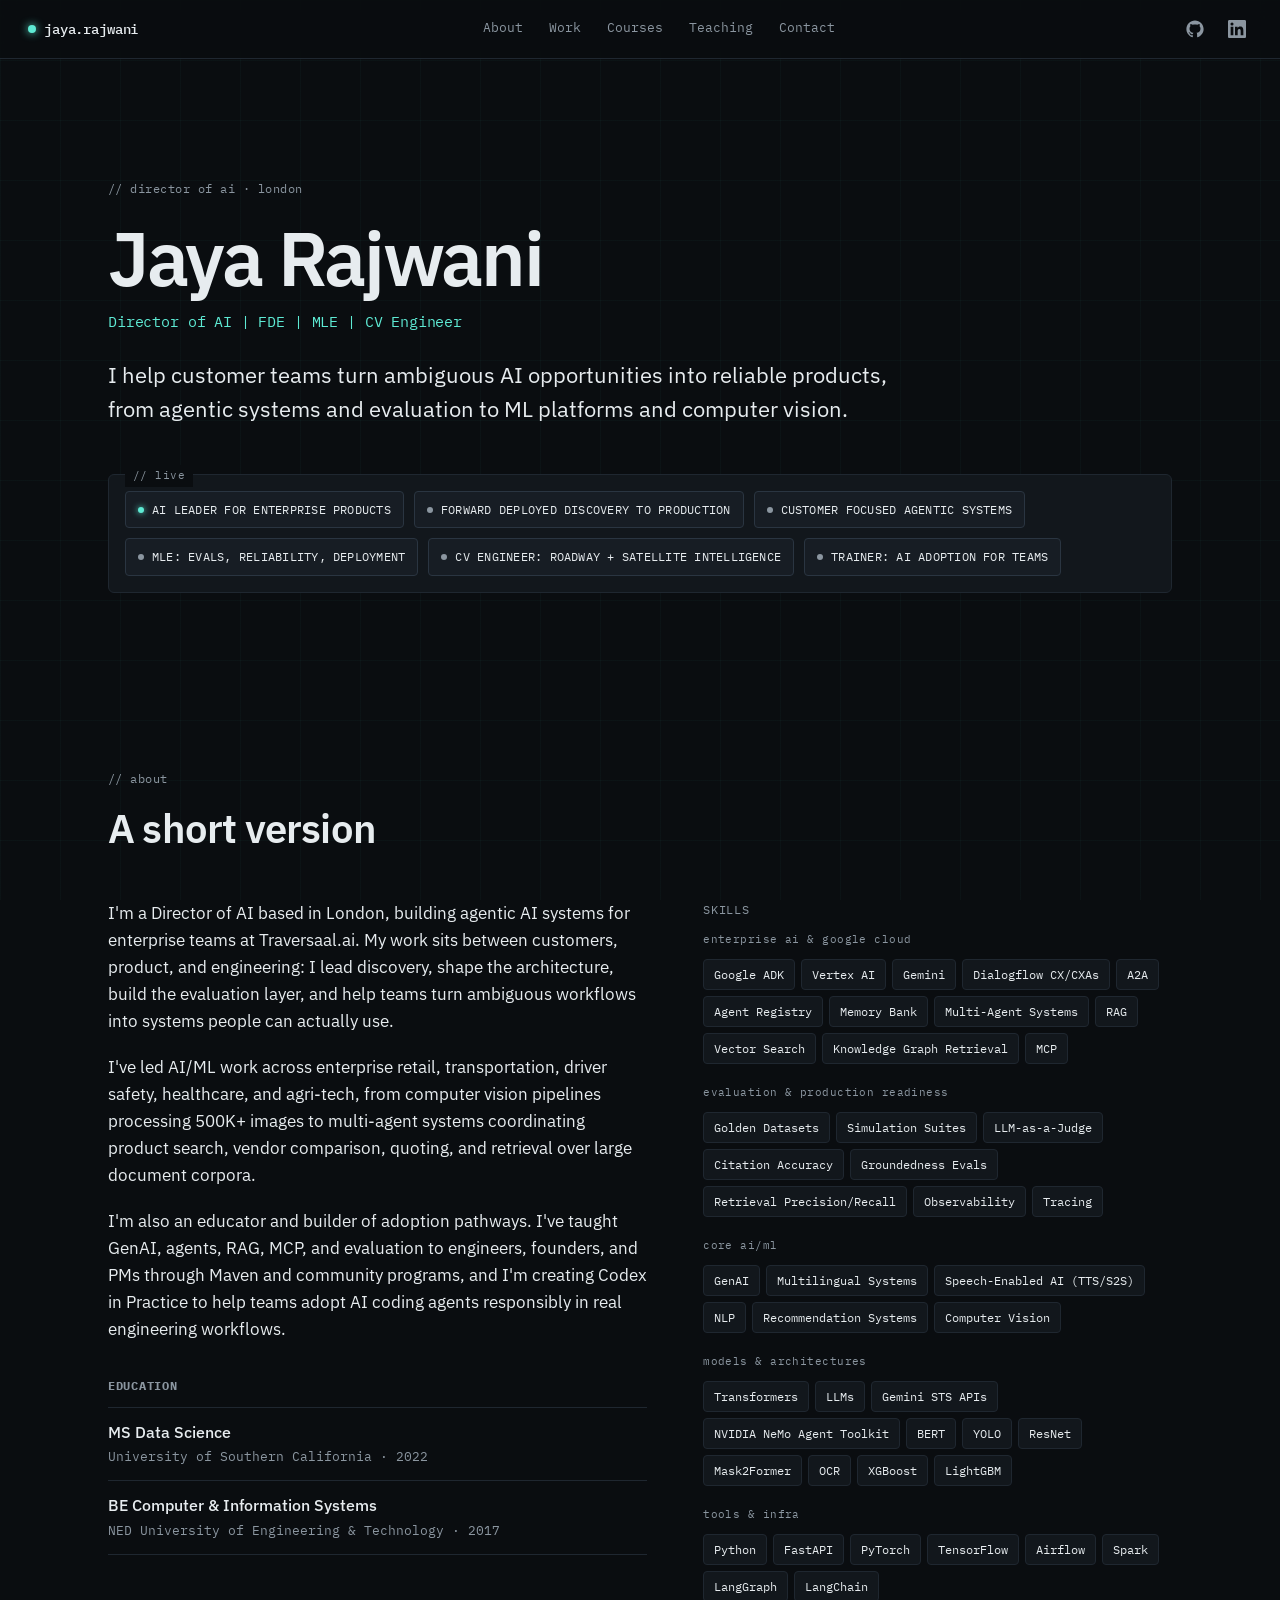
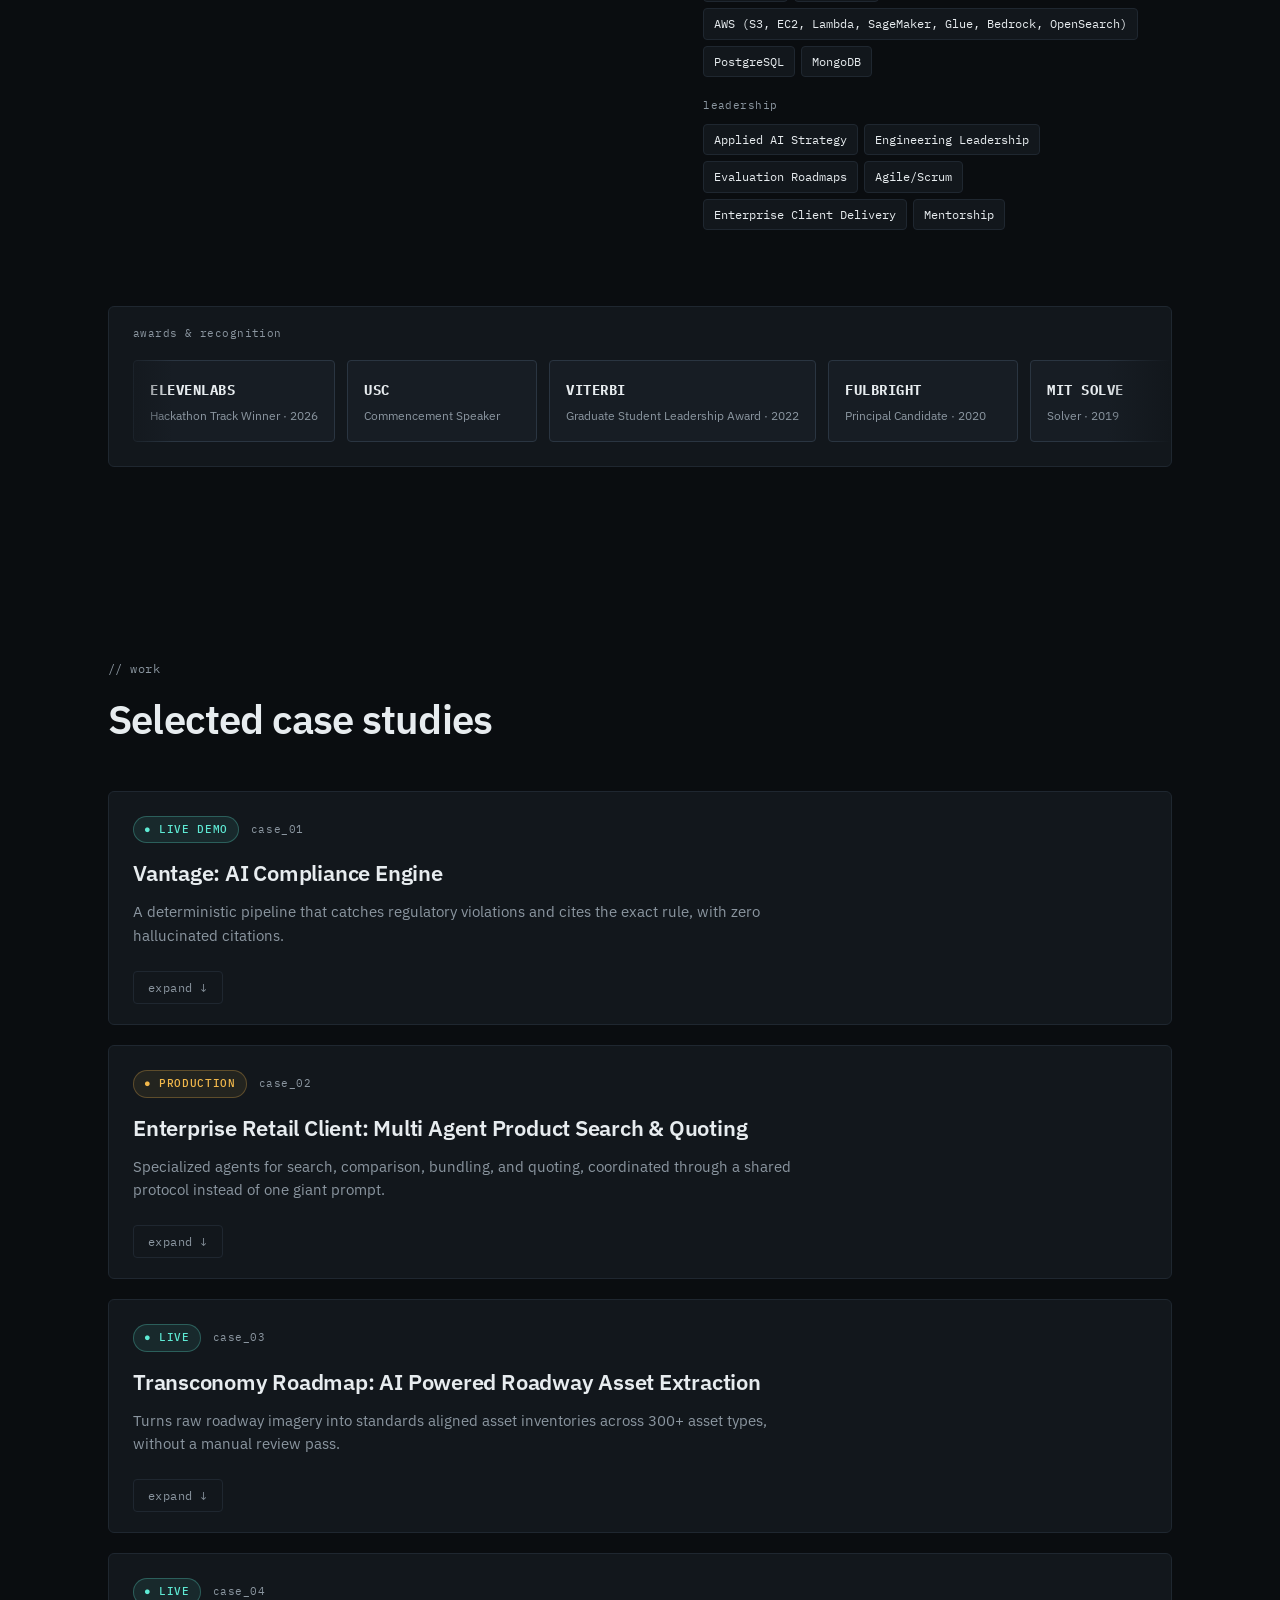
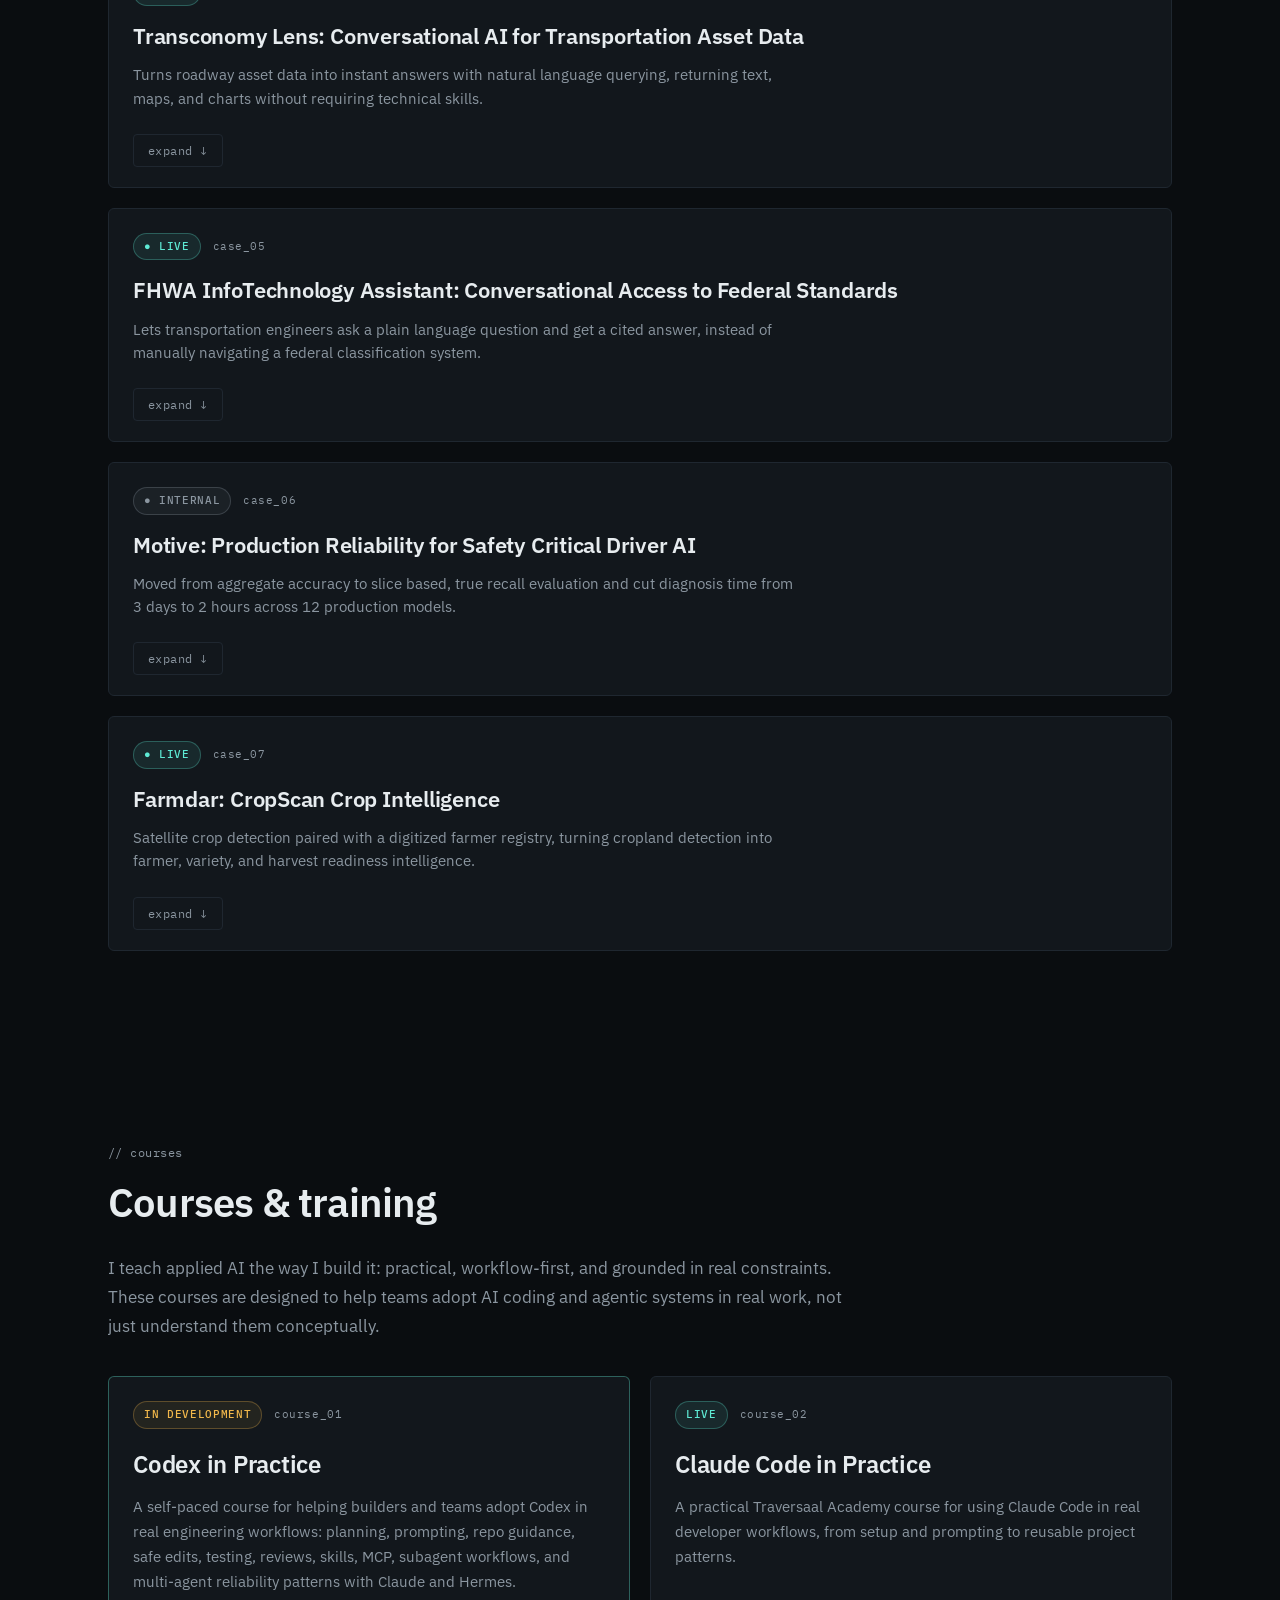
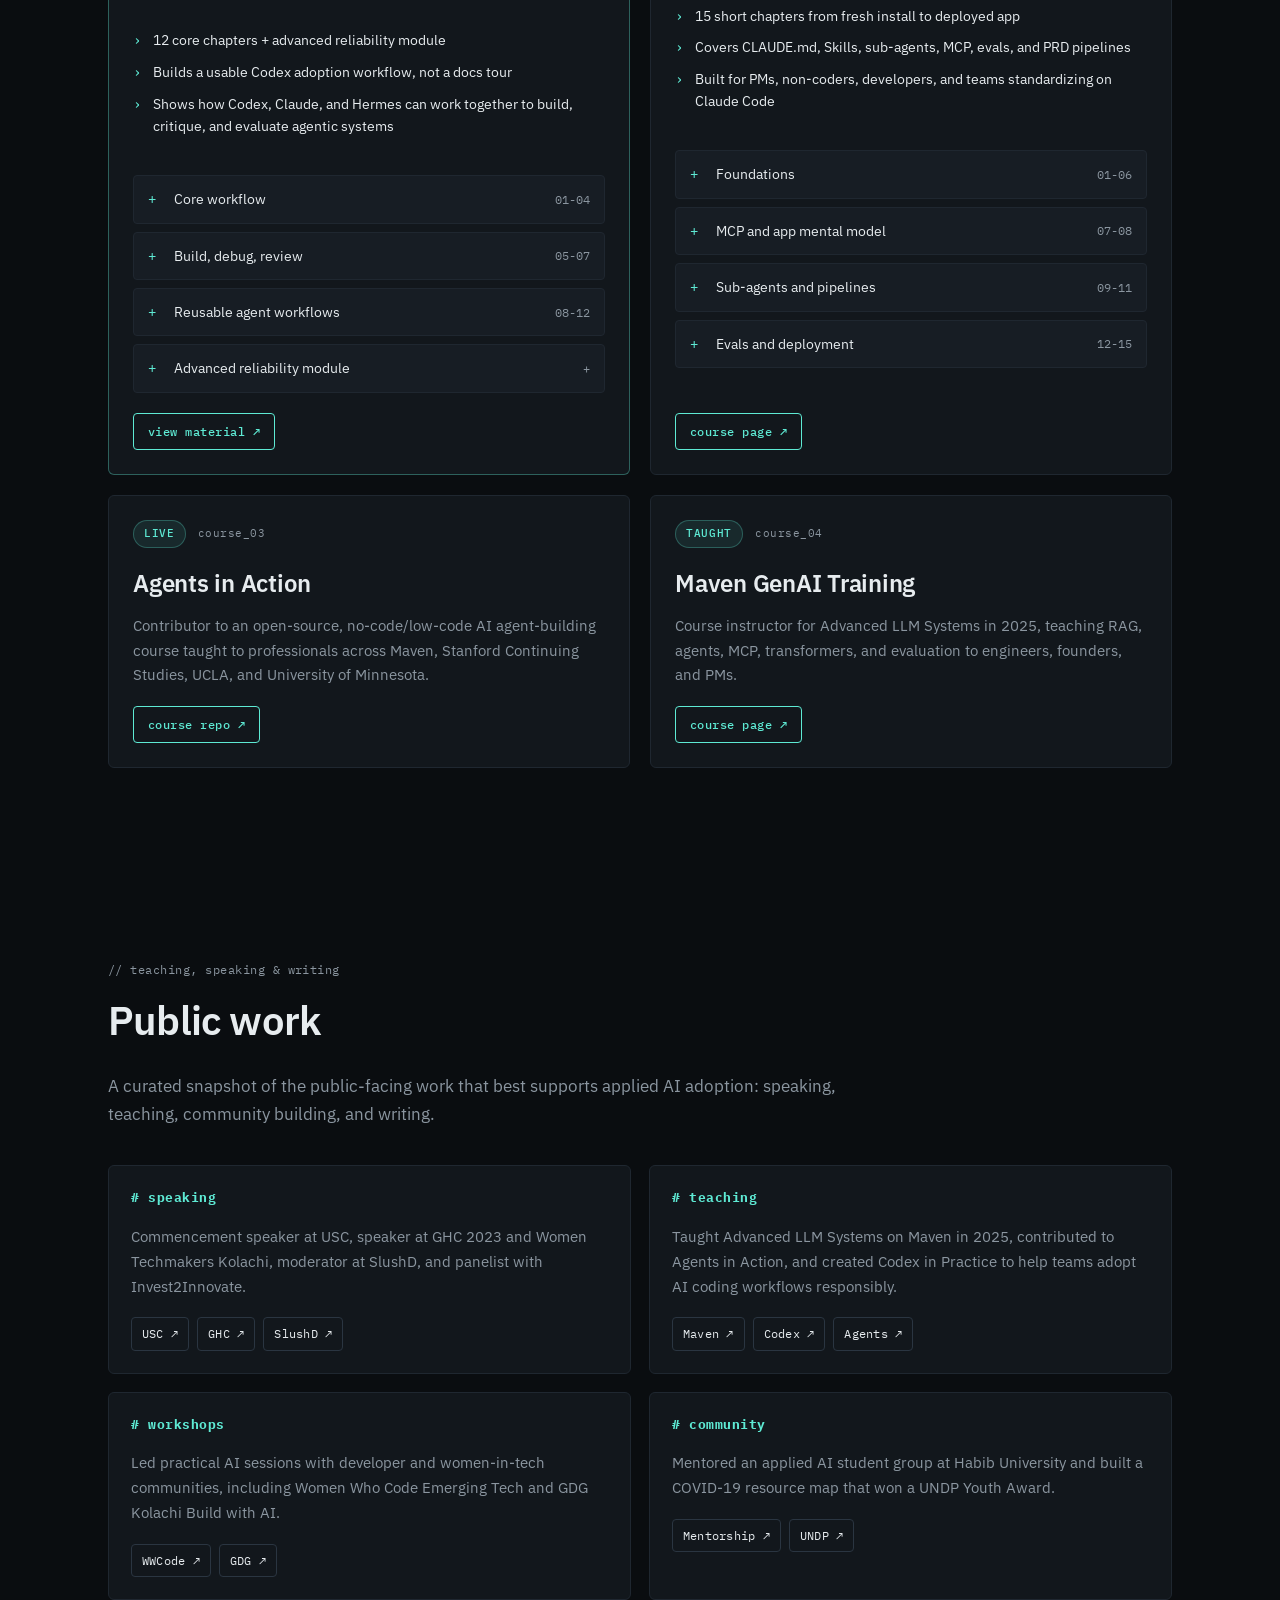
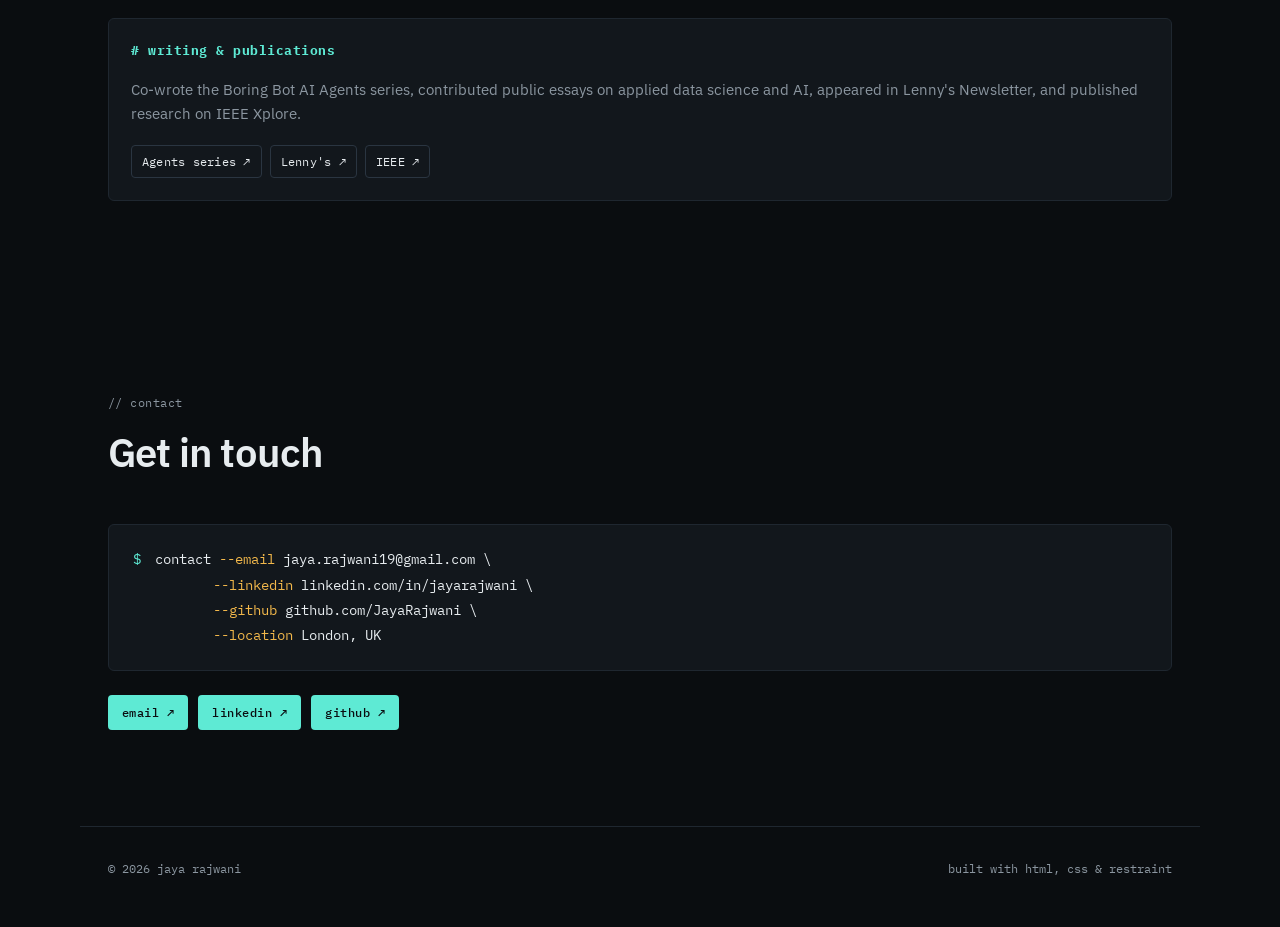
<file: index.html>
<!doctype html>
<html lang="en">
<head>
  <meta charset="utf-8" />
  <meta name="viewport" content="width=device-width, initial-scale=1" />
  <title>Jaya Rajwani | Director of AI, FDE, MLE, CV Engineer</title>
  <meta name="description" content="Jaya Rajwani is a Director of AI, forward deployed AI leader, MLE, and computer vision engineer building customer focused AI products from discovery to production." />

  <!-- Favicon -->
  <link rel="icon" type="image/svg+xml" href="favicon.svg" />

  <!-- Open Graph / social -->
  <meta property="og:type" content="website" />
  <meta property="og:title" content="Jaya Rajwani | Director of AI, FDE, MLE, CV Engineer" />
  <meta property="og:description" content="AI leader building customer focused agentic systems, ML reliability, and computer vision products from discovery to production." />
  <meta property="og:image" content="og-image.png" />
  <meta property="og:image:width" content="1200" />
  <meta property="og:image:height" content="630" />
  <meta property="og:image:alt" content="Jaya Rajwani portfolio preview: Director of AI, FDE, MLE, CV Engineer." />

  <!-- Twitter / X -->
  <meta name="twitter:card" content="summary_large_image" />
  <meta name="twitter:title" content="Jaya Rajwani | Director of AI, FDE, MLE, CV Engineer" />
  <meta name="twitter:description" content="AI leader building customer focused agentic systems, ML reliability, and computer vision products from discovery to production." />
  <meta name="twitter:image" content="og-image.png" />

  <link rel="preconnect" href="https://fonts.googleapis.com" />
  <link rel="preconnect" href="https://fonts.gstatic.com" crossorigin />
  <link href="https://fonts.googleapis.com/css2?family=IBM+Plex+Mono:wght@400;500;600&family=IBM+Plex+Sans:wght@400;500;600;700&display=swap" rel="stylesheet" />
  <link rel="stylesheet" href="styles.css" />
</head>
<body>
  <a class="skip-link" href="#home">Skip to content</a>

  <header class="nav" role="banner">
    <a href="#home" class="brand mono" aria-label="Jaya Rajwani home">
      <span class="brand-dot" aria-hidden="true"></span>
      jaya.rajwani
    </a>
    <nav class="nav-links" aria-label="Primary">
      <a href="#about">About</a>
      <a href="#work">Work</a>
      <a href="#courses">Courses</a>
      <a href="#talks">Teaching</a>
      <a href="#contact">Contact</a>
    </nav>
    <div class="nav-social" aria-label="Social links">
      <a href="https://github.com/JayaRajwani" target="_blank" rel="noopener" aria-label="GitHub">
        <svg width="18" height="18" viewBox="0 0 24 24" fill="currentColor" aria-hidden="true"><path d="M12 .5C5.65.5.5 5.65.5 12c0 5.08 3.29 9.39 7.86 10.91.58.11.79-.25.79-.55v-2.13c-3.2.7-3.87-1.37-3.87-1.37-.53-1.34-1.29-1.7-1.29-1.7-1.05-.72.08-.71.08-.71 1.16.08 1.77 1.19 1.77 1.19 1.04 1.77 2.72 1.26 3.38.96.1-.75.4-1.26.73-1.55-2.55-.29-5.24-1.27-5.24-5.66 0-1.25.44-2.27 1.17-3.07-.12-.29-.51-1.46.11-3.04 0 0 .96-.31 3.15 1.17.91-.25 1.89-.38 2.86-.39.97.01 1.95.14 2.86.39 2.18-1.48 3.15-1.17 3.15-1.17.62 1.58.23 2.75.11 3.04.73.8 1.17 1.82 1.17 3.07 0 4.4-2.69 5.36-5.26 5.65.41.35.78 1.05.78 2.13v3.16c0 .31.21.67.8.55C20.22 21.39 23.5 17.08 23.5 12 23.5 5.65 18.35.5 12 .5z"/></svg>
      </a>
      <a href="https://linkedin.com/in/jayarajwani" target="_blank" rel="noopener" aria-label="LinkedIn">
        <svg width="18" height="18" viewBox="0 0 24 24" fill="currentColor" aria-hidden="true"><path d="M20.45 20.45h-3.55v-5.57c0-1.33-.02-3.04-1.85-3.04-1.86 0-2.14 1.45-2.14 2.94v5.67H9.36V9h3.41v1.56h.05c.47-.9 1.63-1.85 3.36-1.85 3.6 0 4.27 2.37 4.27 5.45v6.29zM5.34 7.43a2.06 2.06 0 1 1 0-4.12 2.06 2.06 0 0 1 0 4.12zM7.12 20.45H3.56V9h3.56v11.45zM22.22 0H1.77C.79 0 0 .77 0 1.72v20.56C0 23.23.79 24 1.77 24h20.45c.98 0 1.78-.77 1.78-1.72V1.72C24 .77 23.2 0 22.22 0z"/></svg>
      </a>
    </div>
  </header>

  <main>
    <section id="home" class="hero">
      <p class="mono muted eyebrow">// director of ai · london</p>
      <h1>Jaya Rajwani</h1>
      <p class="title mono">Director of AI | FDE | MLE | CV Engineer</p>
      <p class="positioning">I help customer teams turn ambiguous AI opportunities into reliable products, from agentic systems and evaluation to ML platforms and computer vision.</p>

      <div class="status-strip" role="group" aria-label="Career positioning">
        <div class="chip"><span class="dot dot-live" aria-hidden="true"></span><span>AI leader for enterprise products</span></div>
        <div class="chip"><span class="dot" aria-hidden="true"></span><span>Forward deployed discovery to production</span></div>
        <div class="chip"><span class="dot" aria-hidden="true"></span><span>Customer focused agentic systems</span></div>
        <div class="chip"><span class="dot" aria-hidden="true"></span><span>MLE: evals, reliability, deployment</span></div>
        <div class="chip"><span class="dot" aria-hidden="true"></span><span>CV engineer: roadway + satellite intelligence</span></div>
        <div class="chip"><span class="dot" aria-hidden="true"></span><span>Trainer: AI adoption for teams</span></div>
      </div>
    </section>

    <section id="about" aria-labelledby="about-h">
      <div class="section-head">
        <span class="mono muted section-label">// about</span>
        <h2 id="about-h">A short version</h2>
      </div>

      <div class="about-grid">
        <div class="bio">
          <p>I'm a Director of AI based in London, building agentic AI systems for enterprise teams at Traversaal.ai. My work sits between customers, product, and engineering: I lead discovery, shape the architecture, build the evaluation layer, and help teams turn ambiguous workflows into systems people can actually use.</p>
          <p>I've led AI/ML work across enterprise retail, transportation, driver safety, healthcare, and agri-tech, from computer vision pipelines processing 500K+ images to multi-agent systems coordinating product search, vendor comparison, quoting, and retrieval over large document corpora.</p>
          <p>I'm also an educator and builder of adoption pathways. I've taught GenAI, agents, RAG, MCP, and evaluation to engineers, founders, and PMs through Maven and community programs, and I'm creating Codex in Practice to help teams adopt AI coding agents responsibly in real engineering workflows.</p>

          <h3 class="mono subhead">Education</h3>
          <ul class="edu">
            <li><span class="edu-degree">MS Data Science</span><span class="edu-school">University of Southern California · 2022</span></li>
            <li><span class="edu-degree">BE Computer &amp; Information Systems</span><span class="edu-school">NED University of Engineering &amp; Technology · 2017</span></li>
          </ul>
        </div>

        <details class="skills" aria-label="Skills" open>
          <summary class="mono subhead skills-summary">Skills</summary>

          <div class="skill-group">
            <p class="mono muted skill-cat">enterprise ai &amp; google cloud</p>
            <div class="tags">
              <span class="tag">Google ADK</span><span class="tag">Vertex AI</span><span class="tag">Gemini</span><span class="tag">Dialogflow CX/CXAs</span><span class="tag">A2A</span><span class="tag">Agent Registry</span><span class="tag">Memory Bank</span><span class="tag">Multi-Agent Systems</span><span class="tag">RAG</span><span class="tag">Vector Search</span><span class="tag">Knowledge Graph Retrieval</span><span class="tag">MCP</span>
            </div>
          </div>

          <div class="skill-group">
            <p class="mono muted skill-cat">evaluation &amp; production readiness</p>
            <div class="tags">
              <span class="tag">Golden Datasets</span><span class="tag">Simulation Suites</span><span class="tag">LLM-as-a-Judge</span><span class="tag">Citation Accuracy</span><span class="tag">Groundedness Evals</span><span class="tag">Retrieval Precision/Recall</span><span class="tag">Observability</span><span class="tag">Tracing</span>
            </div>
          </div>

          <div class="skill-group">
            <p class="mono muted skill-cat">core ai/ml</p>
            <div class="tags">
              <span class="tag">GenAI</span><span class="tag">Multilingual Systems</span><span class="tag">Speech-Enabled AI (TTS/S2S)</span><span class="tag">NLP</span><span class="tag">Recommendation Systems</span><span class="tag">Computer Vision</span>
            </div>
          </div>

          <div class="skill-group">
            <p class="mono muted skill-cat">models &amp; architectures</p>
            <div class="tags">
              <span class="tag">Transformers</span><span class="tag">LLMs</span><span class="tag">Gemini STS APIs</span><span class="tag">NVIDIA NeMo Agent Toolkit</span><span class="tag">BERT</span><span class="tag">YOLO</span><span class="tag">ResNet</span><span class="tag">Mask2Former</span><span class="tag">OCR</span><span class="tag">XGBoost</span><span class="tag">LightGBM</span>
            </div>
          </div>

          <div class="skill-group">
            <p class="mono muted skill-cat">tools &amp; infra</p>
            <div class="tags">
              <span class="tag">Python</span><span class="tag">FastAPI</span><span class="tag">PyTorch</span><span class="tag">TensorFlow</span><span class="tag">Airflow</span><span class="tag">Spark</span><span class="tag">LangGraph</span><span class="tag">LangChain</span><span class="tag">AWS (S3, EC2, Lambda, SageMaker, Glue, Bedrock, OpenSearch)</span><span class="tag">PostgreSQL</span><span class="tag">MongoDB</span>
            </div>
          </div>

          <div class="skill-group">
            <p class="mono muted skill-cat">leadership</p>
            <div class="tags">
              <span class="tag">Applied AI Strategy</span><span class="tag">Engineering Leadership</span><span class="tag">Evaluation Roadmaps</span><span class="tag">Agile/Scrum</span><span class="tag">Enterprise Client Delivery</span><span class="tag">Mentorship</span>
            </div>
          </div>
        </details>
      </div>

      <div class="awards">
        <p class="mono muted skill-cat">awards &amp; recognition</p>
        <div class="award-carousel" aria-label="Awards and recognition">
          <div class="award-track">
            <span class="award-logo-card"><strong>ElevenLabs</strong><small>Hackathon Track Winner · 2026</small></span>
            <span class="award-logo-card"><strong>USC</strong><small>Commencement Speaker</small></span>
            <span class="award-logo-card"><strong>Viterbi</strong><small>Graduate Student Leadership Award · 2022</small></span>
            <span class="award-logo-card"><strong>Fulbright</strong><small>Principal Candidate · 2020</small></span>
            <span class="award-logo-card"><strong>MIT Solve</strong><small>Solver · 2019</small></span>
            <span class="award-logo-card"><strong>UNDP</strong><small>Youth Award · COVID-19 Map</small></span>
            <span class="award-logo-card" aria-hidden="true"><strong>ElevenLabs</strong><small>Hackathon Track Winner · 2026</small></span>
            <span class="award-logo-card" aria-hidden="true"><strong>USC</strong><small>Commencement Speaker</small></span>
            <span class="award-logo-card" aria-hidden="true"><strong>Viterbi</strong><small>Graduate Student Leadership Award · 2022</small></span>
            <span class="award-logo-card" aria-hidden="true"><strong>Fulbright</strong><small>Principal Candidate · 2020</small></span>
            <span class="award-logo-card" aria-hidden="true"><strong>MIT Solve</strong><small>Solver · 2019</small></span>
            <span class="award-logo-card" aria-hidden="true"><strong>UNDP</strong><small>Youth Award · COVID-19 Map</small></span>
          </div>
        </div>
      </div>
    </section>

    <section id="work" aria-labelledby="work-h">
      <div class="section-head">
        <span class="mono muted section-label">// work</span>
        <h2 id="work-h">Selected case studies</h2>
      </div>

      <div class="work-grid">

        <article class="case" data-case="vantage">
          <header class="case-head">
            <div class="case-meta">
              <span class="status-tag live">● LIVE DEMO</span>
              <span class="mono muted case-index">case_01</span>
            </div>
            <h3>Vantage: AI Compliance Engine</h3>
            <p class="hook">A deterministic pipeline that catches regulatory violations and cites the exact rule, with zero hallucinated citations.</p>
          </header>
          <button class="case-toggle mono" aria-expanded="false" aria-controls="vantage-body">expand ↓</button>
          <div class="case-body" id="vantage-body" hidden>
            <div class="cb-row"><h4 class="mono">Problem</h4><p>Marketing compliance review for regulated industries is slow and inconsistent. Every claim in every asset has to be checked against FINRA, FTC, and SEC rules, and generic LLM review cannot be trusted when it recalls rule text from memory instead of the actual policy.</p></div>
            <div class="cb-row"><h4 class="mono">Architecture</h4><p>A five-stage deterministic pipeline: layout aware document parsing, spatial proximity mapping between claims and disclaimers, claim extraction, grounded rule retrieval, and a constrained LLM verdict step that can only cite rules it was explicitly given.</p></div>
            <div class="cb-row"><h4 class="mono">Key decisions</h4><p>Retrieval happens per chunk rather than loading the full policy corpus into context. That keeps the signal high and prevents missed violations. The no hallucinated citations guarantee is enforced structurally, not just requested in a prompt.</p></div>
            <div class="cb-row"><h4 class="mono">Stack</h4><p>OCR and layout detection, hybrid vector and knowledge graph retrieval, LLM judge verdicts, structured JSON contracts.</p></div>
            <div class="cb-row"><h4 class="mono">Outcome</h4><p>This architecture pattern was applied to a defense-client compliance product at Traversaal and reduced compliance review timelines by 30%. The public build analyzes a full marketing asset in ~30 seconds.</p></div>
            <div class="cb-row">
              <h4 class="mono">Live demo</h4>
              <div class="embed-app" data-embed-url="https://vantage-compliance-api.fly.dev/">
                <iframe
                  src="https://vantage-compliance-api.fly.dev/"
                  title="Vantage: AI Compliance Engine (live demo)"
                  loading="lazy"
                  referrerpolicy="strict-origin-when-cross-origin"
                  sandbox="allow-scripts allow-same-origin allow-forms allow-popups"></iframe>
                <div class="embed-fallback">
                  <p class="mono muted">demo not loading inline? some browsers block third-party frames.</p>
                  <a class="ext-btn mono" href="https://vantage-compliance-api.fly.dev/" target="_blank" rel="noopener">open in new tab ↗</a>
                </div>
              </div>
            </div>
            <div class="cb-row"><a class="ext-btn mono" href="https://vantage-compliance-api.fly.dev/" target="_blank" rel="noopener">try the demo ↗</a></div>
          </div>
        </article>

        <article class="case" data-case="retail">
          <header class="case-head">
            <div class="case-meta">
              <span class="status-tag production">● PRODUCTION</span>
              <span class="mono muted case-index">case_02</span>
            </div>
            <h3>Enterprise Retail Client: Multi Agent Product Search &amp; Quoting</h3>
            <p class="hook">Specialized agents for search, comparison, bundling, and quoting, coordinated through a shared protocol instead of one giant prompt.</p>
          </header>
          <button class="case-toggle mono" aria-expanded="false" aria-controls="retail-body">expand ↓</button>
          <div class="case-body" id="retail-body" hidden>
            <div class="cb-row"><h4 class="mono">Problem</h4><p>An enterprise retail client's customer facing teams needed to search a large, fragmented product catalog, compare vendors, evaluate bundles, and generate mixed quotes. The workflow was too broad and stateful for a single agent chatbot to handle reliably.</p></div>
            <div class="cb-row"><h4 class="mono">Architecture</h4><p>A multi agent system on Vertex AI, Google ADK, and Gemini, using MCP for tool access and A2A for agent coordination. Separate agents own search, vendor comparison, bundle evaluation, and quote generation; each communicates through a shared protocol rather than sharing one large context window.</p></div>
            <div class="cb-row"><h4 class="mono">Key decisions</h4><p>Splitting responsibilities into specialized agents kept each agent's context small enough to evaluate independently. That mattered for a client facing system that had to clear evaluation gates before launch. A2A also let each agent be built and tested in isolation before integration.</p></div>
            <div class="cb-row"><h4 class="mono">Stack</h4><p>Vertex AI, Google ADK, Gemini, MCP, A2A.</p></div>
            <div class="cb-row"><h4 class="mono">Outcome</h4><p>Enabled product search, vendor comparison, bundle evaluation, and mixed quote generation in a single client facing flow.</p></div>
            <div class="cb-row"><p class="muted mono note">private client work, described at architecture level only</p></div>
          </div>
        </article>

        <article class="case" data-case="transconomy">
          <header class="case-head">
            <div class="case-meta">
              <span class="status-tag live">● LIVE</span>
              <span class="mono muted case-index">case_03</span>
            </div>
            <h3>Transconomy Roadmap: AI Powered Roadway Asset Extraction</h3>
            <p class="hook">Turns raw roadway imagery into standards aligned asset inventories across 300+ asset types, without a manual review pass.</p>
          </header>
          <button class="case-toggle mono" aria-expanded="false" aria-controls="transconomy-body">expand ↓</button>
          <div class="case-body" id="transconomy-body" hidden>
            <div class="cb-row"><h4 class="mono">Problem</h4><p>Transportation agencies needed to convert raw geotagged roadway imagery into standardized, auditable asset inventories, a process that traditionally took months of manual review.</p></div>
            <div class="cb-row"><h4 class="mono">Architecture</h4><p>A computer vision pipeline using YOLO, ResNet, and Mask2Former detects and classifies 300+ roadway asset types, including signs, striping, sidewalks, and guardrails, directly against MUTCD and MIRE industry standards. A human review layer flags duplicates and anomalies for review. The pipeline runs on AWS, Spark, and Airflow to process large near real time batches of imagery.</p></div>
            <div class="cb-row"><h4 class="mono">Key decisions</h4><p>Classifying against MUTCD/MIRE standards from the start (rather than generic object detection) meant outputs were immediately usable in agencies' compliance and reporting workflows, not just a list of bounding boxes someone still had to translate.</p></div>
            <div class="cb-row"><h4 class="mono">Stack</h4><p>YOLO, ResNet, Mask2Former, AWS, Spark, Airflow.</p></div>
            <div class="cb-row"><h4 class="mono">Outcome</h4><p>20% improvement in operational efficiency; scaled to 500K+ geotagged images processed; cut compute costs by 40%.</p></div>
            <div class="cb-row">
              <h4 class="mono">Product page</h4>
              <div class="embed-app" data-embed-url="https://transconomy.com/transconomy-roadmap/">
                <iframe
                  src="https://transconomy.com/transconomy-roadmap/"
                  title="Transconomy Roadmap product page"
                  loading="lazy"
                  referrerpolicy="strict-origin-when-cross-origin"
                  sandbox="allow-scripts allow-same-origin allow-popups"></iframe>
                <div class="embed-fallback">
                  <p class="mono muted">product page not loading inline? corporate sites often block third-party frames.</p>
                  <a class="ext-btn mono" href="https://transconomy.com/transconomy-roadmap/" target="_blank" rel="noopener">open product page ↗</a>
                </div>
              </div>
            </div>
            <div class="cb-row link-row">
              <a class="ext-btn mono" href="https://transconomy.com/transconomy-roadmap/" target="_blank" rel="noopener">product page ↗</a>
              <a class="ext-btn mono ghost" href="https://transconomy.com/portfolio/" target="_blank" rel="noopener">client portfolio ↗</a>
            </div>
          </div>
        </article>

        <article class="case" data-case="fhwa">
          <header class="case-head">
            <div class="case-meta">
              <span class="status-tag live">● LIVE</span>
              <span class="mono muted case-index">case_05</span>
            </div>
            <h3>FHWA InfoTechnology Assistant: Conversational Access to Federal Standards</h3>
            <p class="hook">Lets transportation engineers ask a plain language question and get a cited answer, instead of manually navigating a federal classification system.</p>
          </header>
          <button class="case-toggle mono" aria-expanded="false" aria-controls="fhwa-body">expand ↓</button>
          <div class="case-body" id="fhwa-body" hidden>
            <div class="cb-row"><h4 class="mono">Problem</h4><p>Federal and state transportation engineers had to manually work through dense, tabular nondestructive evaluation documentation to identify the right inspection technology for bridges, pavements, tunnels, or utilities.</p></div>
            <div class="cb-row"><h4 class="mono">Architecture</h4><p>A knowledge graph backed retrieval assistant scoped only to curated FHWA source documents, with no open web retrieval. It interprets tables and images alongside text, and grounds every answer in the agency's own reference material.</p></div>
            <div class="cb-row"><h4 class="mono">Key decisions</h4><p>Restricting the retrieval corpus to FHWA-approved sources was a deliberate trust decision for a federal audience. The system prioritizes "can I show my work" over broader coverage. It gives a quick, direct answer first, with supporting documentation available on follow-up.</p></div>
            <div class="cb-row"><h4 class="mono">Stack</h4><p>Knowledge graph backed RAG, OCR, LangGraph, FastAPI, AWS Bedrock, OpenSearch, Mistral OCR.</p></div>
            <div class="cb-row"><h4 class="mono">Outcome</h4><p>Across the broader hybrid RAG work built for FHWA, AASHTO, ASHRAE, and UN-affiliated clients, manual search time was reduced by 80% across a corpus of 10,000+ documents.</p></div>
            <div class="cb-row"><a class="ext-btn mono" href="https://iengineering.ai/fhwa-infotechnology-assistant/" target="_blank" rel="noopener">product page ↗</a></div>
          </div>
        </article>

        <article class="case" data-case="motive">
          <header class="case-head">
            <div class="case-meta">
              <span class="status-tag internal">● INTERNAL</span>
              <span class="mono muted case-index">case_06</span>
            </div>
            <h3>Motive: Production Reliability for Safety Critical Driver AI</h3>
            <p class="hook">Moved from aggregate accuracy to slice based, true recall evaluation and cut diagnosis time from 3 days to 2 hours across 12 production models.</p>
          </header>
          <button class="case-toggle mono" aria-expanded="false" aria-controls="motive-body">expand ↓</button>
          <div class="case-body" id="motive-body" hidden>
            <div class="cb-row"><h4 class="mono">Problem</h4><p>A fleet of 12 production driver safety AI models needed continuous reliability oversight. Aggregate accuracy metrics were masking failures concentrated in specific operational segments, which meant problems were often caught late.</p></div>
            <div class="cb-row"><h4 class="mono">Architecture</h4><p>A slice based evaluation pipeline segmenting model performance across 6 distinct operational contexts, paired with centralized health monitoring dashboards and rollout validation gates that a model has to clear before promotion to production.</p></div>
            <div class="cb-row"><h4 class="mono">Key decisions</h4><p>Prioritized true recall analysis over aggregate accuracy because a model can look healthy overall while failing badly in the segment that matters most. Built the diagnosis pipeline to be self serve for the team, which is what actually drove the speedup.</p></div>
            <div class="cb-row"><h4 class="mono">Stack</h4><p>Custom evaluation and monitoring pipelines, slice based analysis, precision and recall tracking dashboards.</p></div>
            <div class="cb-row"><h4 class="mono">Outcome</h4><p>Diagnosis time cut from 3 days to 2 hours; model failure escalations down 30%; precision and recall improved 5% across 12 active models.</p></div>
            <div class="cb-row">
              <h4 class="mono">Product context</h4>
              <div class="embed-app" data-embed-url="https://gomotive.com/products/driver-safety/">
                <iframe
                  src="https://gomotive.com/products/driver-safety/"
                  title="Motive Driver Safety product context"
                  loading="lazy"
                  referrerpolicy="strict-origin-when-cross-origin"
                  sandbox="allow-scripts allow-same-origin allow-popups"></iframe>
                <div class="embed-fallback">
                  <p class="mono muted">product page not loading inline? corporate sites often block third-party frames.</p>
                  <a class="ext-btn mono" href="https://gomotive.com/products/driver-safety/" target="_blank" rel="noopener">open product page ↗</a>
                </div>
              </div>
            </div>
            <div class="cb-row"><a class="ext-btn mono ghost" href="https://gomotive.com/products/driver-safety/" target="_blank" rel="noopener">product context ↗</a></div>
          </div>
        </article>

        <article class="case" data-case="lens">
          <header class="case-head">
            <div class="case-meta">
              <span class="status-tag live">● LIVE</span>
              <span class="mono muted case-index">case_04</span>
            </div>
            <h3>Transconomy Lens: Conversational AI for Transportation Asset Data</h3>
            <p class="hook">Turns roadway asset data into instant answers with natural language querying, returning text, maps, and charts without requiring technical skills.</p>
          </header>
          <button class="case-toggle mono" aria-expanded="false" aria-controls="lens-body">expand ↓</button>
          <div class="case-body" id="lens-body" hidden>
            <div class="cb-row"><h4 class="mono">Problem</h4><p>Transportation agencies already had rich geospatial asset data from Transconomy Roadmap, but decision makers without GIS or query skills could not get to insight without a technical operator in the loop. Questions like "how many miles of line striping does the city have?" or "which intersections are missing crosswalks?" required someone else to run.</p></div>
            <div class="cb-row"><h4 class="mono">Architecture</h4><p>A natural language interface layered on top of the Transconomy Roadmap GIS platform, delivered as a premium extension so it inherits the existing asset ontology of 300+ MUTCD and MIRE classified asset types rather than building a new data model. Plain English questions route to a query generation stage against the geospatial asset database; results render as text summaries, interactive GIS maps, or charts depending on the question shape, with exportable reports for downstream sharing.</p></div>
            <div class="cb-row"><h4 class="mono">Key decisions</h4><p>Every answer surfaces the underlying asset view and a shareable map or report, not just a chat reply. For agency users whose outputs get reused in stakeholder reports and compliance workflows, "show your work" mattered more than conversational polish. Lens also had to plug into existing Transconomy workflows and export directly into the tools teams already use.</p></div>
            <div class="cb-row"><h4 class="mono">Stack</h4><p>LLM driven natural language querying over GIS and asset databases, interactive map rendering, chart generation, and downloadable reports.</p></div>
            <div class="cb-row"><h4 class="mono">Outcome</h4><p>Turns questions like "where are stop signs rated in poor condition?" or "which intersections are missing crosswalks?" into maintenance hotspot maps and cost estimates in seconds. Non technical decision makers can use the system directly, without waiting on GIS staff.</p></div>

            <div class="cb-row">
              <h4 class="mono">Video walkthrough</h4>
              <figure class="embed-figure">
                <div class="embed-16x9">
                  <iframe
                    src="https://www.youtube.com/embed/o_OId1yo7-A"
                    title="Transconomy Lens walkthrough"
                    loading="lazy"
                    allow="accelerometer; autoplay; clipboard-write; encrypted-media; gyroscope; picture-in-picture; web-share"
                    allowfullscreen
                    referrerpolicy="strict-origin-when-cross-origin"></iframe>
                </div>
              </figure>
            </div>

            <div class="cb-row">
              <h4 class="mono">Product page</h4>
              <div class="embed-app" data-embed-url="https://transconomy.com/transconomy-lens/">
                <iframe
                  src="https://transconomy.com/transconomy-lens/"
                  title="Transconomy Lens product page"
                  loading="lazy"
                  referrerpolicy="strict-origin-when-cross-origin"
                  sandbox="allow-scripts allow-same-origin allow-popups"></iframe>
                <div class="embed-fallback">
                  <p class="mono muted">product page not loading inline? corporate sites often block third-party frames.</p>
                  <a class="ext-btn mono" href="https://transconomy.com/transconomy-lens/" target="_blank" rel="noopener">open product page ↗</a>
                </div>
              </div>
            </div>

            <div class="cb-row link-row">
              <a class="ext-btn mono" href="https://transconomy.com/transconomy-lens/" target="_blank" rel="noopener">product page ↗</a>
              <a class="ext-btn mono ghost" href="https://www.youtube.com/watch?v=o_OId1yo7-A" target="_blank" rel="noopener">watch on youtube ↗</a>
            </div>
          </div>
        </article>

        <article class="case" data-case="farmdar">
          <header class="case-head">
            <div class="case-meta">
              <span class="status-tag live">● LIVE</span>
              <span class="mono muted case-index">case_07</span>
            </div>
            <h3>Farmdar: CropScan Crop Intelligence</h3>
            <p class="hook">Satellite crop detection paired with a digitized farmer registry, turning cropland detection into farmer, variety, and harvest readiness intelligence.</p>
          </header>
          <button class="case-toggle mono" aria-expanded="false" aria-controls="farmdar-body">expand ↓</button>
          <div class="case-body" id="farmdar-body" hidden>
            <div class="cb-row"><h4 class="mono">Problem</h4><p>Farmdar's satellite based crop monitoring needed to translate into decisions mills and farmers could actually act on. That meant tracking acreage, variety, and harvest readiness across huge, fragmented smallholder farming networks where most records were still kept manually.</p></div>
            <div class="cb-row"><h4 class="mono">Architecture</h4><p>Remote sensing and computer vision models (ResUNet, XGBoost, LightGBM) identify crop variety and growth stage from satellite imagery. This is paired with a digitized farmer registry so every field maps to a tracked ID, and AWS + Mapbox dashboards turn raw detections into operational maps agencies and mills can use directly.</p></div>
            <div class="cb-row"><h4 class="mono">Key decisions</h4><p>Prioritized variety level detection over generic crop detection because the real business need was tracking adoption of disease resistant seed varieties. That required knowing what was planted, not just that something was.</p></div>
            <div class="cb-row"><h4 class="mono">Stack</h4><p>ResUNet, XGBoost, LightGBM, AWS (S3, Lambda, Glue, Airflow), Mapbox.</p></div>
            <div class="cb-row"><h4 class="mono">Outcome</h4><p>Digitized 10M+ acres of land and onboarded 50,000 farmers; drove 200% revenue growth for the platform. In one deployment for one of Pakistan's largest sugar mills, digitized 4,857 farmers for precise supply chain tracking.</p></div>
            <div class="cb-row">
              <figure class="embed-figure">
                <a href="https://www.farmdar.ai/products/" target="_blank" rel="noopener" class="embed-img-link">
                  <img
                    src="https://www.farmdar.ai/assets/mirror/cdn.prod.website-files.com/660564e054aa737d07590d3a/69a85fcb6d720e8b4c819432_Yeild-p-2000.png"
                    alt="Farmdar CropScan satellite crop yield map"
                    loading="lazy"
                    referrerpolicy="no-referrer-when-downgrade"
                    class="embed-img" />
                </a>
                <figcaption class="mono muted embed-cap">Farmdar CropScan satellite yield map · image hosted by farmdar.ai</figcaption>
              </figure>
            </div>
            <div class="cb-row link-row">
              <a class="ext-btn mono" href="https://www.farmdar.ai/case-study/optimizing-sugarcane-operations-with-data/" target="_blank" rel="noopener">case study ↗</a>
              <a class="ext-btn mono ghost" href="https://www.farmdar.ai/products/" target="_blank" rel="noopener">product ↗</a>
            </div>
          </div>
        </article>

      </div>
    </section>

    <section id="courses" aria-labelledby="courses-h">
      <div class="section-head">
        <span class="mono muted section-label">// courses</span>
        <h2 id="courses-h">Courses &amp; training</h2>
      </div>

      <p class="section-intro">I teach applied AI the way I build it: practical, workflow-first, and grounded in real constraints. These courses are designed to help teams adopt AI coding and agentic systems in real work, not just understand them conceptually.</p>

      <div class="course-grid">
        <article class="course-card featured-course">
          <div class="course-topline">
            <span class="status-tag production">IN DEVELOPMENT</span>
            <span class="mono muted case-index">course_01</span>
          </div>
          <h3>Codex in Practice</h3>
          <p>A self-paced course for helping builders and teams adopt Codex in real engineering workflows: planning, prompting, repo guidance, safe edits, testing, reviews, skills, MCP, subagent workflows, and multi-agent reliability patterns with Claude and Hermes.</p>
          <ul class="course-list">
            <li>12 core chapters + advanced reliability module</li>
            <li>Builds a usable Codex adoption workflow, not a docs tour</li>
            <li>Shows how Codex, Claude, and Hermes can work together to build, critique, and evaluate agentic systems</li>
          </ul>
          <div class="syllabus-accordion" aria-label="Codex in Practice syllabus">
            <details>
              <summary><span>Core workflow</span><span class="mono">01-04</span></summary>
              <ul>
                <li>What Codex actually does across app, CLI, IDE, and cloud workflows</li>
                <li>Your first useful prompt: goal, context, constraints, and done criteria</li>
                <li>Plan-before-build workflows for ambiguous product and engineering tasks</li>
                <li>Durable project context with `AGENTS.md`</li>
              </ul>
            </details>
            <details>
              <summary><span>Build, debug, review</span><span class="mono">05-07</span></summary>
              <ul>
                <li>Safe edits, small changes, test loops, and diff review</li>
                <li>Debugging from logs, repro steps, and regression tests</li>
                <li>Using Codex as a reviewer for bugs, risks, and missing tests</li>
              </ul>
            </details>
            <details>
              <summary><span>Reusable agent workflows</span><span class="mono">08-12</span></summary>
              <ul>
                <li>MCP and external tool connections</li>
                <li>Turning repeat work into Codex skills</li>
                <li>Subagents for parallel review and exploration</li>
                <li>A complete personal Codex operating system</li>
              </ul>
            </details>
            <details>
              <summary><span>Advanced reliability module</span><span class="mono">+</span></summary>
              <ul>
                <li>Use Codex as the repo-aware build and verification layer</li>
                <li>Use Claude as the architecture, prompt, and edge-case critique layer</li>
                <li>Use Hermes as the evaluation layer for golden tests, traces, and regression checks</li>
              </ul>
            </details>
          </div>
          <a class="ext-btn mono ghost course-primary-link" href="codex-in-practice.html">view material ↗</a>
        </article>

        <article class="course-card">
          <div class="course-topline">
            <span class="status-tag live">LIVE</span>
            <span class="mono muted case-index">course_02</span>
          </div>
          <h3>Claude Code in Practice</h3>
          <p>A practical Traversaal Academy course for using Claude Code in real developer workflows, from setup and prompting to reusable project patterns.</p>
          <ul class="course-list">
            <li>15 short chapters from fresh install to deployed app</li>
            <li>Covers CLAUDE.md, Skills, sub-agents, MCP, evals, and PRD pipelines</li>
            <li>Built for PMs, non-coders, developers, and teams standardizing on Claude Code</li>
          </ul>
          <div class="syllabus-accordion" aria-label="Claude Code in Practice syllabus">
            <details>
              <summary><span>Foundations</span><span class="mono">01-06</span></summary>
              <ul>
                <li>Install Claude Code, connect an Anthropic account, and run the first prompt inside a real project</li>
                <li>Create a CLAUDE.md so each session has durable project context</li>
                <li>Use a first Skill to turn an idea into a structured PRD</li>
              </ul>
            </details>
            <details>
              <summary><span>MCP and app mental model</span><span class="mono">07-08</span></summary>
              <ul>
                <li>Understand frontend, backend, and AI backend boundaries</li>
                <li>Use Playwright MCP so Claude Code can browse live URLs and current docs</li>
              </ul>
            </details>
            <details>
              <summary><span>Sub-agents and pipelines</span><span class="mono">09-11</span></summary>
              <ul>
                <li>Build research, PRD-reviewer, and code-reviewer agents</li>
                <li>Chain agents into a reviewed PRD pipeline with no manual handoffs</li>
              </ul>
            </details>
            <details>
              <summary><span>Evals and deployment</span><span class="mono">12-15</span></summary>
              <ul>
                <li>Create a ground-truth table and evaluate a Skill against real cases</li>
                <li>Deploy a Claude-powered app and audit the toolkit for the next real workflow</li>
              </ul>
            </details>
          </div>
          <a class="ext-btn mono ghost" href="https://traversaal.ai/academy/courses/claude-code-in-practice" target="_blank" rel="noopener">course page ↗</a>
        </article>

        <article class="course-card">
          <div class="course-topline">
            <span class="status-tag live">LIVE</span>
            <span class="mono muted case-index">course_03</span>
          </div>
          <h3>Agents in Action</h3>
          <p>Contributor to an open-source, no-code/low-code AI agent-building course taught to professionals across Maven, Stanford Continuing Studies, UCLA, and University of Minnesota.</p>
          <a class="ext-btn mono ghost" href="https://github.com/traversaal-ai/agents-in-action" target="_blank" rel="noopener">course repo ↗</a>
        </article>

        <article class="course-card">
          <div class="course-topline">
            <span class="status-tag live">TAUGHT</span>
            <span class="mono muted case-index">course_04</span>
          </div>
          <h3>Maven GenAI Training</h3>
          <p>Course instructor for Advanced LLM Systems in 2025, teaching RAG, agents, MCP, transformers, and evaluation to engineers, founders, and PMs.</p>
          <a class="ext-btn mono ghost" href="https://maven.com/boring-bot/advanced-llm" target="_blank" rel="noopener">course page ↗</a>
        </article>
      </div>
    </section>

    <section id="talks" aria-labelledby="talks-h">
      <div class="section-head">
        <span class="mono muted section-label">// teaching, speaking &amp; writing</span>
        <h2 id="talks-h">Public work</h2>
      </div>

      <p class="section-intro">A curated snapshot of the public-facing work that best supports applied AI adoption: speaking, teaching, community building, and writing.</p>

      <div class="public-grid">
        <article class="public-card">
          <h3 class="mono log-group-title"># speaking</h3>
          <p>Commencement speaker at USC, speaker at GHC 2023 and Women Techmakers Kolachi, moderator at SlushD, and panelist with Invest2Innovate.</p>
          <div class="public-links">
            <a href="https://www.youtube.com/watch?v=Dh3JJrhtFVM" target="_blank" rel="noopener">USC ↗</a>
            <a href="https://www.linkedin.com/posts/jayarajwani_had-the-opportunity-to-speak-at-ghc23-on-activity-7114688312170180612-Rq-6" target="_blank" rel="noopener">GHC ↗</a>
            <a href="https://katalystlabs.pk/slushd/speaker/" target="_blank" rel="noopener">SlushD ↗</a>
          </div>
        </article>

        <article class="public-card">
          <h3 class="mono log-group-title"># teaching</h3>
          <p>Taught Advanced LLM Systems on Maven in 2025, contributed to Agents in Action, and created Codex in Practice to help teams adopt AI coding workflows responsibly.</p>
          <div class="public-links">
            <a href="https://maven.com/boring-bot/advanced-llm" target="_blank" rel="noopener">Maven ↗</a>
            <a href="codex-in-practice.html">Codex ↗</a>
            <a href="https://github.com/traversaal-ai/agents-in-action" target="_blank" rel="noopener">Agents ↗</a>
          </div>
        </article>

        <article class="public-card">
          <h3 class="mono log-group-title"># workshops</h3>
          <p>Led practical AI sessions with developer and women-in-tech communities, including Women Who Code Emerging Tech and GDG Kolachi Build with AI.</p>
          <div class="public-links">
            <a href="https://www.linkedin.com/posts/womenwhocodeemergingtech_super-excited-to-host-introduction-to-machine-activity-7172652935577849857-N06T" target="_blank" rel="noopener">WWCode ↗</a>
            <a href="https://www.linkedin.com/posts/gdgkolachi_geminiai-buildwithai-gdgkolachi-activity-7165739506447335424-MzAn" target="_blank" rel="noopener">GDG ↗</a>
          </div>
        </article>

        <article class="public-card">
          <h3 class="mono log-group-title"># community</h3>
          <p>Mentored an applied AI student group at Habib University and built a COVID-19 resource map that won a UNDP Youth Award.</p>
          <div class="public-links">
            <a href="https://www.linkedin.com/posts/jayarajwani_mai-introduction-activity-7049351387893096448-ykhp" target="_blank" rel="noopener">Mentorship ↗</a>
            <a href="https://www.linkedin.com/posts/jayarajwani_covid19map-activity-6650006227071926272-DBdz" target="_blank" rel="noopener">UNDP ↗</a>
          </div>
        </article>

        <article class="public-card wide-card">
          <h3 class="mono log-group-title"># writing &amp; publications</h3>
          <p>Co-wrote the Boring Bot AI Agents series, contributed public essays on applied data science and AI, appeared in Lenny's Newsletter, and published research on IEEE Xplore.</p>
          <div class="public-links">
            <a href="https://boringbot.substack.com/p/day-2-how-agents-think" target="_blank" rel="noopener">Agents series ↗</a>
            <a href="https://substack.com/home/post/p-193512668" target="_blank" rel="noopener">Lenny's ↗</a>
            <a href="https://ieeexplore.ieee.org/document/8250136/" target="_blank" rel="noopener">IEEE ↗</a>
          </div>
        </article>
      </div>
    </section>

    <section id="contact" aria-labelledby="contact-h">
      <div class="section-head">
        <span class="mono muted section-label">// contact</span>
        <h2 id="contact-h">Get in touch</h2>
      </div>

      <pre class="terminal mono" aria-label="contact command"><span class="tprompt">$</span> contact <span class="tflag">--email</span> jaya.rajwani19@gmail.com \
          <span class="tflag">--linkedin</span> linkedin.com/in/jayarajwani \
          <span class="tflag">--github</span> github.com/JayaRajwani \
          <span class="tflag">--location</span> London, UK</pre>

      <div class="contact-buttons">
        <a class="ext-btn mono" href="mailto:jaya.rajwani19@gmail.com">email ↗</a>
        <a class="ext-btn mono" href="https://linkedin.com/in/jayarajwani" target="_blank" rel="noopener">linkedin ↗</a>
        <a class="ext-btn mono" href="https://github.com/JayaRajwani" target="_blank" rel="noopener">github ↗</a>
      </div>
    </section>
  </main>

  <footer class="site-foot mono">
    <span>© <span id="year">2026</span> jaya rajwani</span>
    <span class="muted">built with html, css &amp; restraint</span>
  </footer>

  <script src="script.js"></script>
</body>
</html>
</file>
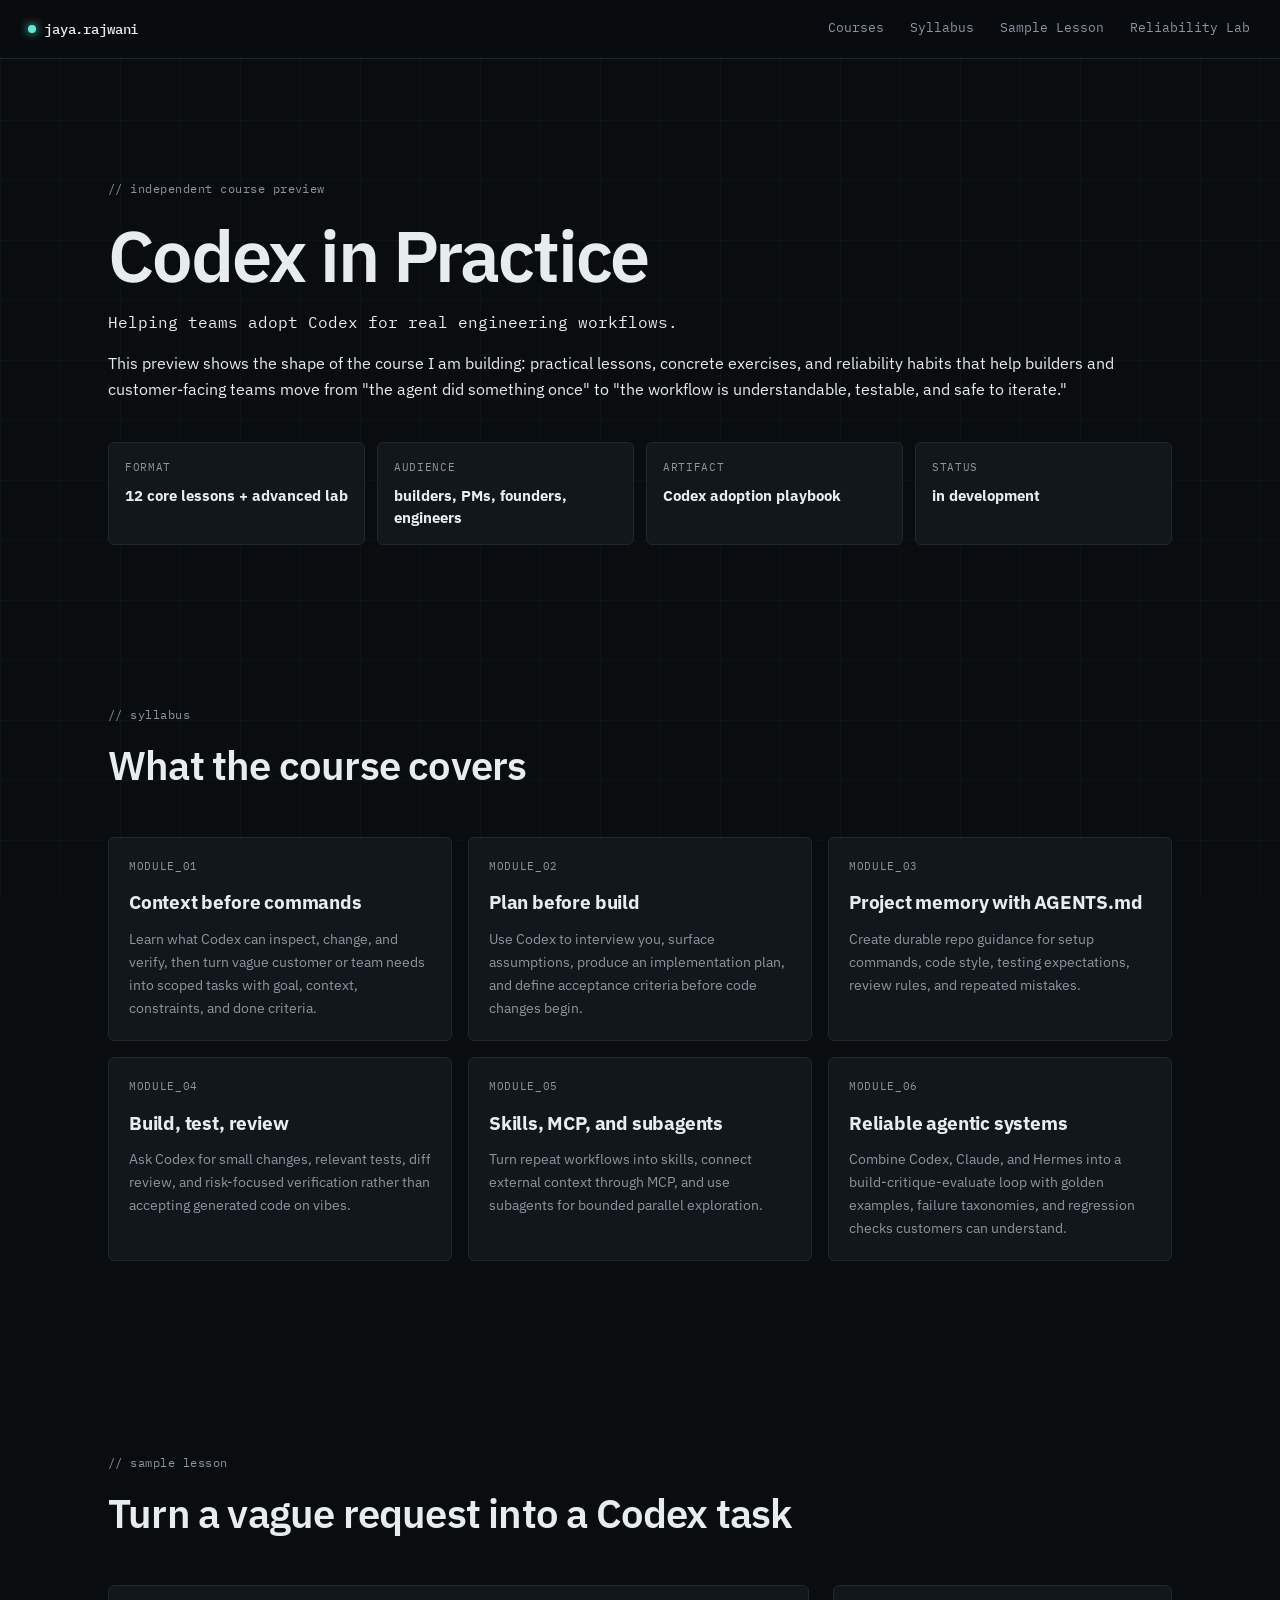
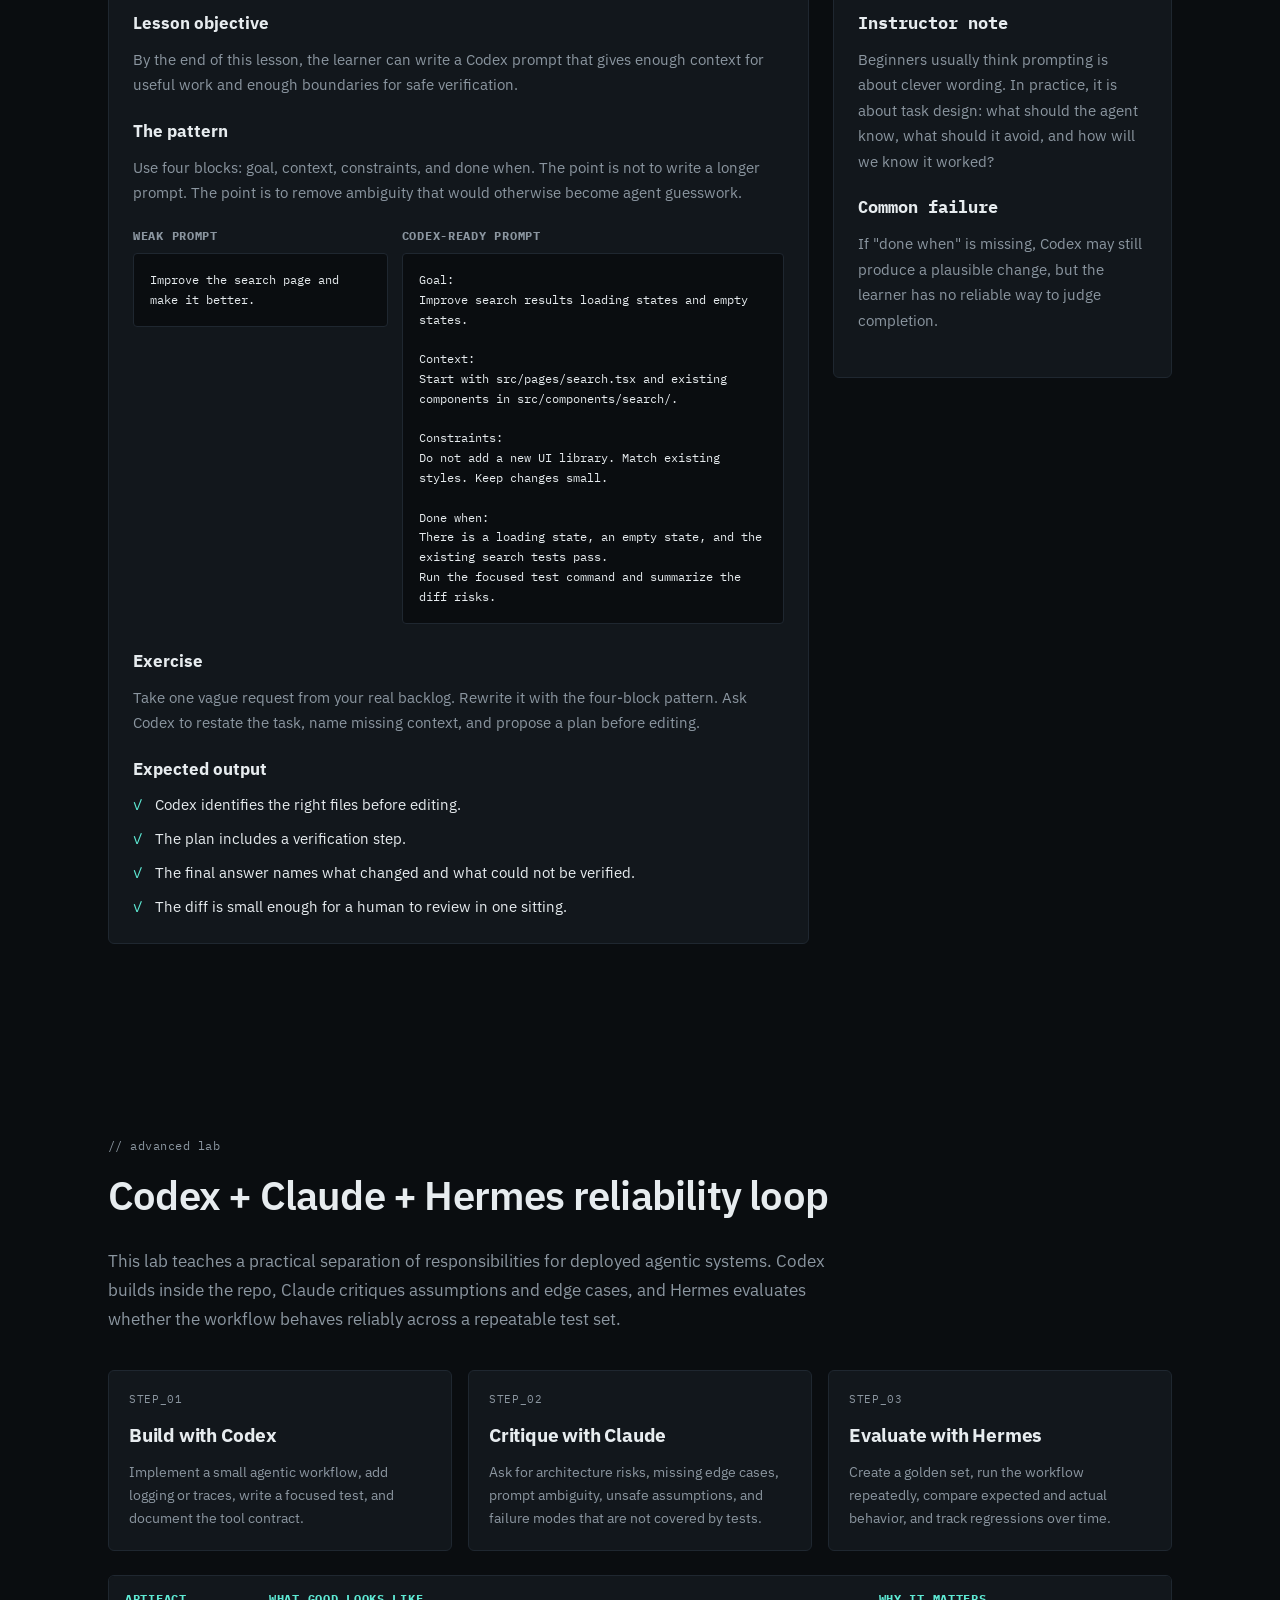
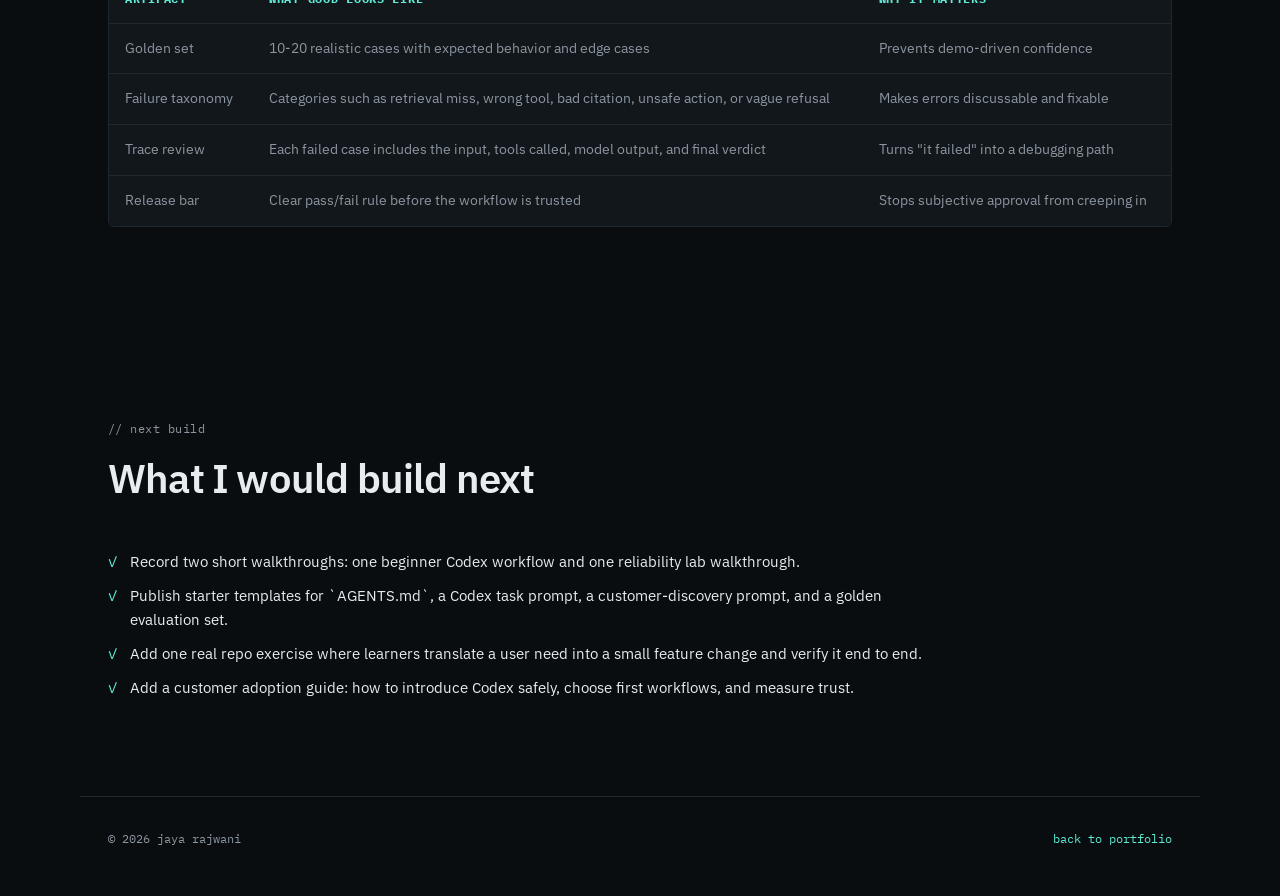
<file: codex-in-practice.html>
<!doctype html>
<html lang="en">
<head>
  <meta charset="utf-8" />
  <meta name="viewport" content="width=device-width, initial-scale=1" />
  <title>Codex in Practice | Course Preview</title>
  <meta name="description" content="A practical course preview for Codex in Practice: helping teams adopt Codex through syllabus, sample lesson, and reliability lab for agentic systems." />
  <link rel="icon" type="image/svg+xml" href="favicon.svg" />
  <link rel="preconnect" href="https://fonts.googleapis.com" />
  <link rel="preconnect" href="https://fonts.gstatic.com" crossorigin />
  <link href="https://fonts.googleapis.com/css2?family=IBM+Plex+Mono:wght@400;500;600&family=IBM+Plex+Sans:wght@400;500;600;700&display=swap" rel="stylesheet" />
  <link rel="stylesheet" href="styles.css" />
</head>
<body>
  <a class="skip-link" href="#course-preview">Skip to content</a>

  <header class="nav" role="banner">
    <a href="index.html#home" class="brand mono" aria-label="Jaya Rajwani home">
      <span class="brand-dot" aria-hidden="true"></span>
      jaya.rajwani
    </a>
    <nav class="nav-links" aria-label="Course navigation">
      <a href="index.html#courses">Courses</a>
      <a href="#syllabus">Syllabus</a>
      <a href="#sample-lesson">Sample Lesson</a>
      <a href="#reliability-lab">Reliability Lab</a>
    </nav>
  </header>

  <main id="course-preview">
    <section class="course-hero">
      <p class="mono muted eyebrow">// independent course preview</p>
      <h1>Codex in Practice</h1>
      <p class="title mono">Helping teams adopt Codex for real engineering workflows.</p>
      <p class="positioning">This preview shows the shape of the course I am building: practical lessons, concrete exercises, and reliability habits that help builders and customer-facing teams move from "the agent did something once" to "the workflow is understandable, testable, and safe to iterate."</p>

      <div class="course-proof-grid">
        <div><span class="mono muted">format</span><strong>12 core lessons + advanced lab</strong></div>
        <div><span class="mono muted">audience</span><strong>builders, PMs, founders, engineers</strong></div>
        <div><span class="mono muted">artifact</span><strong>Codex adoption playbook</strong></div>
        <div><span class="mono muted">status</span><strong>in development</strong></div>
      </div>
    </section>

    <section id="syllabus" aria-labelledby="syllabus-h">
      <div class="section-head">
        <span class="mono muted section-label">// syllabus</span>
        <h2 id="syllabus-h">What the course covers</h2>
      </div>

      <div class="module-grid">
        <article class="module-card">
          <span class="mono muted">module_01</span>
          <h3>Context before commands</h3>
          <p>Learn what Codex can inspect, change, and verify, then turn vague customer or team needs into scoped tasks with goal, context, constraints, and done criteria.</p>
        </article>
        <article class="module-card">
          <span class="mono muted">module_02</span>
          <h3>Plan before build</h3>
          <p>Use Codex to interview you, surface assumptions, produce an implementation plan, and define acceptance criteria before code changes begin.</p>
        </article>
        <article class="module-card">
          <span class="mono muted">module_03</span>
          <h3>Project memory with AGENTS.md</h3>
          <p>Create durable repo guidance for setup commands, code style, testing expectations, review rules, and repeated mistakes.</p>
        </article>
        <article class="module-card">
          <span class="mono muted">module_04</span>
          <h3>Build, test, review</h3>
          <p>Ask Codex for small changes, relevant tests, diff review, and risk-focused verification rather than accepting generated code on vibes.</p>
        </article>
        <article class="module-card">
          <span class="mono muted">module_05</span>
          <h3>Skills, MCP, and subagents</h3>
          <p>Turn repeat workflows into skills, connect external context through MCP, and use subagents for bounded parallel exploration.</p>
        </article>
        <article class="module-card">
          <span class="mono muted">module_06</span>
          <h3>Reliable agentic systems</h3>
          <p>Combine Codex, Claude, and Hermes into a build-critique-evaluate loop with golden examples, failure taxonomies, and regression checks customers can understand.</p>
        </article>
      </div>
    </section>

    <section id="sample-lesson" aria-labelledby="lesson-h">
      <div class="section-head">
        <span class="mono muted section-label">// sample lesson</span>
        <h2 id="lesson-h">Turn a vague request into a Codex task</h2>
      </div>

      <div class="lesson-layout">
        <article class="lesson-main">
          <h3>Lesson objective</h3>
          <p>By the end of this lesson, the learner can write a Codex prompt that gives enough context for useful work and enough boundaries for safe verification.</p>

          <h3>The pattern</h3>
          <p>Use four blocks: goal, context, constraints, and done when. The point is not to write a longer prompt. The point is to remove ambiguity that would otherwise become agent guesswork.</p>

          <div class="prompt-pair">
            <div>
              <h4 class="mono">Weak prompt</h4>
              <pre class="course-pre mono">Improve the search page and make it better.</pre>
            </div>
            <div>
              <h4 class="mono">Codex-ready prompt</h4>
              <pre class="course-pre mono">Goal:
Improve search results loading states and empty states.

Context:
Start with src/pages/search.tsx and existing components in src/components/search/.

Constraints:
Do not add a new UI library. Match existing styles. Keep changes small.

Done when:
There is a loading state, an empty state, and the existing search tests pass.
Run the focused test command and summarize the diff risks.</pre>
            </div>
          </div>

          <h3>Exercise</h3>
          <p>Take one vague request from your real backlog. Rewrite it with the four-block pattern. Ask Codex to restate the task, name missing context, and propose a plan before editing.</p>

          <h3>Expected output</h3>
          <ul class="course-checklist">
            <li>Codex identifies the right files before editing.</li>
            <li>The plan includes a verification step.</li>
            <li>The final answer names what changed and what could not be verified.</li>
            <li>The diff is small enough for a human to review in one sitting.</li>
          </ul>
        </article>

        <aside class="lesson-aside">
          <h3 class="mono">Instructor note</h3>
          <p>Beginners usually think prompting is about clever wording. In practice, it is about task design: what should the agent know, what should it avoid, and how will we know it worked?</p>
          <h3 class="mono">Common failure</h3>
          <p>If "done when" is missing, Codex may still produce a plausible change, but the learner has no reliable way to judge completion.</p>
        </aside>
      </div>
    </section>

    <section id="reliability-lab" aria-labelledby="lab-h">
      <div class="section-head">
        <span class="mono muted section-label">// advanced lab</span>
        <h2 id="lab-h">Codex + Claude + Hermes reliability loop</h2>
      </div>

      <p class="section-intro">This lab teaches a practical separation of responsibilities for deployed agentic systems. Codex builds inside the repo, Claude critiques assumptions and edge cases, and Hermes evaluates whether the workflow behaves reliably across a repeatable test set.</p>

      <div class="lab-grid">
        <article class="module-card">
          <span class="mono muted">step_01</span>
          <h3>Build with Codex</h3>
          <p>Implement a small agentic workflow, add logging or traces, write a focused test, and document the tool contract.</p>
        </article>
        <article class="module-card">
          <span class="mono muted">step_02</span>
          <h3>Critique with Claude</h3>
          <p>Ask for architecture risks, missing edge cases, prompt ambiguity, unsafe assumptions, and failure modes that are not covered by tests.</p>
        </article>
        <article class="module-card">
          <span class="mono muted">step_03</span>
          <h3>Evaluate with Hermes</h3>
          <p>Create a golden set, run the workflow repeatedly, compare expected and actual behavior, and track regressions over time.</p>
        </article>
      </div>

      <div class="course-table-wrap">
        <table class="course-table">
          <thead>
            <tr>
              <th>Artifact</th>
              <th>What good looks like</th>
              <th>Why it matters</th>
            </tr>
          </thead>
          <tbody>
            <tr>
              <td>Golden set</td>
              <td>10-20 realistic cases with expected behavior and edge cases</td>
              <td>Prevents demo-driven confidence</td>
            </tr>
            <tr>
              <td>Failure taxonomy</td>
              <td>Categories such as retrieval miss, wrong tool, bad citation, unsafe action, or vague refusal</td>
              <td>Makes errors discussable and fixable</td>
            </tr>
            <tr>
              <td>Trace review</td>
              <td>Each failed case includes the input, tools called, model output, and final verdict</td>
              <td>Turns "it failed" into a debugging path</td>
            </tr>
            <tr>
              <td>Release bar</td>
              <td>Clear pass/fail rule before the workflow is trusted</td>
              <td>Stops subjective approval from creeping in</td>
            </tr>
          </tbody>
        </table>
      </div>
    </section>

    <section aria-labelledby="next-h">
      <div class="section-head">
        <span class="mono muted section-label">// next build</span>
        <h2 id="next-h">What I would build next</h2>
      </div>

      <ul class="course-checklist wide">
        <li>Record two short walkthroughs: one beginner Codex workflow and one reliability lab walkthrough.</li>
        <li>Publish starter templates for `AGENTS.md`, a Codex task prompt, a customer-discovery prompt, and a golden evaluation set.</li>
        <li>Add one real repo exercise where learners translate a user need into a small feature change and verify it end to end.</li>
        <li>Add a customer adoption guide: how to introduce Codex safely, choose first workflows, and measure trust.</li>
      </ul>

    </section>
  </main>

  <footer class="site-foot mono">
    <span>© <span id="year">2026</span> jaya rajwani</span>
    <span><a href="index.html#courses">back to portfolio</a></span>
  </footer>

  <script src="script.js"></script>
</body>
</html>
</file>
<file: styles.css>
/* =========================================================
   Jaya Rajwani Portfolio
   Design tokens per spec §1
   ========================================================= */
:root {
  --ink: #0A0D10;
  --surface: #12171C;
  --surface-2: #171D24;
  --border: #1F2730;
  --border-strong: #2A3541;
  --text-primary: #E7ECEF;
  --text-muted: #8B96A0;
  --signal: #5EEAD4;
  --warn: #F2B84B;
  --live: #5EEAD4;
  --production: #F2B84B;
  --internal: #8B96A0;

  --font-mono: 'IBM Plex Mono', ui-monospace, SFMono-Regular, Menlo, monospace;
  --font-sans: 'IBM Plex Sans', -apple-system, BlinkMacSystemFont, 'Segoe UI', sans-serif;

  --content-max: 1120px;
  --radius: 6px;
  --radius-sm: 4px;
}

* { box-sizing: border-box; }

html { scroll-behavior: smooth; }

body {
  margin: 0;
  background: var(--ink);
  color: var(--text-primary);
  font-family: var(--font-sans);
  font-size: 16px;
  line-height: 1.6;
  -webkit-font-smoothing: antialiased;
  -moz-osx-font-smoothing: grayscale;
}

/* subtle grid backdrop for the dashboard feel */
body::before {
  content: "";
  position: fixed;
  inset: 0;
  background-image:
    linear-gradient(rgba(94, 234, 212, 0.03) 1px, transparent 1px),
    linear-gradient(90deg, rgba(94, 234, 212, 0.03) 1px, transparent 1px);
  background-size: 60px 60px;
  pointer-events: none;
  z-index: 0;
}

a { color: var(--signal); text-decoration: none; }
a:hover { text-decoration: underline; }

.mono { font-family: var(--font-mono); font-variant-ligatures: none; }
.muted { color: var(--text-muted); }

.skip-link {
  position: absolute; left: -9999px;
  background: var(--signal); color: var(--ink);
  padding: 8px 12px; border-radius: var(--radius-sm);
}
.skip-link:focus { left: 12px; top: 12px; z-index: 100; }

/* ---------- Nav ---------- */
.nav {
  position: sticky; top: 0; z-index: 20;
  display: flex; align-items: center; justify-content: space-between;
  gap: 24px;
  padding: 14px 28px;
  background: rgba(10, 13, 16, 0.85);
  backdrop-filter: blur(10px);
  -webkit-backdrop-filter: blur(10px);
  border-bottom: 1px solid var(--border);
}
.brand {
  display: inline-flex; align-items: center; gap: 8px;
  color: var(--text-primary);
  font-size: 14px; font-weight: 500; letter-spacing: -0.01em;
}
.brand:hover { text-decoration: none; color: var(--signal); }
.brand-dot {
  width: 8px; height: 8px; border-radius: 50%;
  background: var(--signal);
  box-shadow: 0 0 8px var(--signal);
  animation: pulse 2.4s ease-in-out infinite;
}
@keyframes pulse {
  0%, 100% { opacity: 1; }
  50% { opacity: 0.35; }
}
@media (prefers-reduced-motion: reduce) {
  .brand-dot { animation: none; }
}
.nav-links {
  display: flex; gap: 22px;
}
.nav-links a {
  color: var(--text-muted);
  font-family: var(--font-mono);
  font-size: 13px;
  padding: 4px 2px;
  border-bottom: 1px solid transparent;
  transition: color 120ms ease, border-color 120ms ease;
}
.nav-links a:hover {
  color: var(--text-primary);
  text-decoration: none;
  border-bottom-color: var(--signal);
}
.nav-social {
  display: flex; gap: 12px; align-items: center;
}
.nav-social a {
  color: var(--text-muted);
  display: inline-flex; padding: 6px;
  border-radius: var(--radius-sm);
  transition: color 120ms ease, background 120ms ease;
}
.nav-social a:hover { color: var(--signal); background: var(--surface); }

@media (max-width: 720px) {
  .nav { padding: 12px 16px; gap: 12px; flex-wrap: wrap; }
  .nav-links { order: 3; width: 100%; justify-content: flex-start; gap: 12px; overflow-x: auto; padding-bottom: 2px; }
  .nav-links a { font-size: 12px; }
}

/* ---------- Layout ---------- */
main { position: relative; z-index: 1; }

section {
  max-width: var(--content-max);
  margin: 0 auto;
  padding: 96px 28px;
  scroll-margin-top: 72px;
}
@media (max-width: 720px) {
  section { padding: 64px 20px; }
}

.section-head { margin-bottom: 40px; }
.section-label { font-size: 12px; letter-spacing: 0.04em; text-transform: lowercase; display: block; margin-bottom: 8px; }
h2 {
  font-size: clamp(28px, 4vw, 40px);
  font-weight: 600;
  letter-spacing: -0.02em;
  margin: 0;
}
.section-intro {
  max-width: 760px;
  margin: -20px 0 36px 0;
  color: var(--text-muted);
  font-size: 17px;
  line-height: 1.7;
}

/* ---------- Hero ---------- */
.hero { padding-top: 120px; padding-bottom: 80px; }
.hero .eyebrow { font-size: 12px; letter-spacing: 0.04em; margin: 0 0 20px 0; }
.hero h1 {
  font-size: clamp(44px, 7vw, 76px);
  font-weight: 600;
  letter-spacing: -0.03em;
  line-height: 1.05;
  margin: 0 0 12px 0;
}
.hero .title {
  font-size: 15px;
  color: var(--signal);
  margin: 0 0 24px 0;
  letter-spacing: -0.01em;
}
.hero .positioning {
  font-size: clamp(18px, 2vw, 22px);
  line-height: 1.55;
  max-width: 780px;
  color: var(--text-primary);
  margin: 0 0 48px 0;
}

/* Status strip */
.status-strip {
  display: flex; flex-wrap: wrap; gap: 10px;
  padding: 16px;
  background: var(--surface);
  border: 1px solid var(--border);
  border-radius: var(--radius);
  position: relative;
}
.status-strip::before {
  content: "// live";
  position: absolute; top: -10px; left: 16px;
  padding: 2px 8px;
  background: var(--ink);
  color: var(--text-muted);
  font-family: var(--font-mono);
  font-size: 11px;
  letter-spacing: 0.04em;
}
.chip {
  display: inline-flex; align-items: center; gap: 8px;
  padding: 8px 12px;
  background: var(--surface-2);
  border: 1px solid var(--border-strong);
  border-radius: var(--radius-sm);
  font-family: var(--font-mono);
  font-size: 12px;
  color: var(--text-primary);
  letter-spacing: 0.02em;
  text-transform: uppercase;
}
.chip .dot {
  width: 6px; height: 6px; border-radius: 50%;
  background: var(--text-muted);
  flex-shrink: 0;
}
.chip .dot-live {
  background: var(--signal);
  box-shadow: 0 0 6px var(--signal);
  animation: pulse 2.4s ease-in-out infinite;
}
@media (prefers-reduced-motion: reduce) {
  .chip .dot-live { animation: none; }
}

/* ---------- About ---------- */
.about-grid {
  display: grid;
  grid-template-columns: 1.15fr 1fr;
  gap: 56px;
}
@media (max-width: 900px) { .about-grid { grid-template-columns: 1fr; gap: 40px; } }

.bio p { margin: 0 0 18px 0; font-size: 17px; }
.subhead {
  font-size: 12px;
  color: var(--text-muted);
  letter-spacing: 0.06em;
  text-transform: uppercase;
  margin: 32px 0 12px 0;
}
.edu { list-style: none; padding: 0; margin: 0; }
.edu li {
  display: flex; flex-direction: column; gap: 2px;
  padding: 12px 0;
  border-top: 1px solid var(--border);
}
.edu li:last-child { border-bottom: 1px solid var(--border); }
.edu-degree { font-weight: 500; }
.edu-school { font-family: var(--font-mono); font-size: 13px; color: var(--text-muted); }

.skills .subhead { margin-top: 0; }
.skills-summary {
  cursor: default;
  list-style: none;
}
.skills-summary::-webkit-details-marker { display: none; }
.skills-summary::marker { content: ""; }
.skill-group { margin-bottom: 20px; }
.skill-cat {
  font-size: 11px;
  letter-spacing: 0.04em;
  margin: 0 0 10px 0;
}
.tags { display: flex; flex-wrap: wrap; gap: 6px; }
.tag {
  display: inline-block;
  padding: 5px 10px;
  background: var(--surface);
  border: 1px solid var(--border);
  border-radius: var(--radius-sm);
  font-family: var(--font-mono);
  font-size: 12px;
  color: var(--text-primary);
  transition: border-color 120ms ease, color 120ms ease;
}
.tag:hover { border-color: var(--signal); color: var(--signal); }

@media (max-width: 700px) {
  .skills {
    background: var(--surface);
    border: 1px solid var(--border);
    border-radius: var(--radius);
    padding: 16px;
  }
  .skills-summary {
    display: flex;
    align-items: center;
    justify-content: space-between;
    gap: 12px;
    cursor: pointer;
    margin: 0;
  }
  .skills-summary::after {
    content: "show";
    color: var(--signal);
    font-size: 11px;
    letter-spacing: 0.04em;
  }
  .skills[open] .skills-summary {
    margin-bottom: 16px;
  }
  .skills[open] .skills-summary::after {
    content: "hide";
  }
  .skill-group { margin-bottom: 16px; }
  .tag {
    font-size: 11px;
    padding: 5px 8px;
  }
}

.awards {
  margin-top: 56px;
  padding: 18px 0 20px 0;
  background: var(--surface);
  border: 1px solid var(--border);
  border-radius: var(--radius);
  overflow: hidden;
}
.awards .skill-cat { padding: 0 24px; }
.award-carousel {
  position: relative;
  overflow: hidden;
}
.award-carousel::before,
.award-carousel::after {
  content: "";
  position: absolute;
  top: 0; bottom: 0;
  width: 64px;
  z-index: 2;
  pointer-events: none;
}
.award-carousel::before { left: 0; background: linear-gradient(90deg, var(--surface), transparent); }
.award-carousel::after { right: 0; background: linear-gradient(270deg, var(--surface), transparent); }
.award-track {
  display: flex;
  gap: 12px;
  width: max-content;
  padding: 8px 24px 4px 24px;
  animation: award-marquee 38s linear infinite;
}
.award-carousel:hover .award-track { animation-play-state: paused; }
.award-logo-card {
  display: inline-flex;
  flex-direction: column;
  justify-content: center;
  min-width: 190px;
  min-height: 82px;
  padding: 14px 16px;
  background: var(--surface-2);
  border: 1px solid var(--border-strong);
  border-radius: var(--radius-sm);
}
.award-logo-card strong {
  font-family: var(--font-mono);
  font-size: 14px;
  color: var(--text-primary);
  letter-spacing: 0.04em;
  text-transform: uppercase;
}
.award-logo-card small {
  display: block;
  margin-top: 6px;
  color: var(--text-muted);
  font-size: 12px;
  line-height: 1.35;
}
@keyframes award-marquee {
  from { transform: translateX(0); }
  to { transform: translateX(-50%); }
}
@media (prefers-reduced-motion: reduce) {
  .award-track { animation: none; flex-wrap: wrap; width: auto; }
  .award-track [aria-hidden="true"] { display: none; }
  .award-carousel::before,
  .award-carousel::after { display: none; }
}

/* ---------- Courses ---------- */
.course-grid {
  display: grid;
  grid-template-columns: repeat(2, minmax(0, 1fr));
  gap: 20px;
  align-items: stretch;
}
.course-card {
  background: var(--surface);
  border: 1px solid var(--border);
  border-radius: var(--radius);
  padding: 24px;
  display: flex;
  flex-direction: column;
}
.featured-course {
  border-color: rgba(94, 234, 212, 0.35);
}
.course-topline {
  display: flex;
  align-items: center;
  gap: 12px;
  margin-bottom: 16px;
}
.course-card h3 {
  font-size: 24px;
  font-weight: 600;
  letter-spacing: -0.01em;
  margin: 0 0 12px 0;
}
.course-card p {
  margin: 0 0 18px 0;
  color: var(--text-muted);
  font-size: 15px;
  line-height: 1.65;
}
.course-list {
  list-style: none;
  padding: 0;
  margin: 18px 0;
  display: grid;
  gap: 10px;
}
.course-list li {
  position: relative;
  padding-left: 20px;
  color: var(--text-primary);
  font-size: 14px;
  line-height: 1.55;
}
.course-list li::before {
  content: "›";
  position: absolute;
  left: 0;
  color: var(--signal);
  font-family: var(--font-mono);
}
.syllabus-accordion {
  display: grid;
  gap: 8px;
  margin: 20px 0;
}
.syllabus-accordion details {
  background: var(--surface-2);
  border: 1px solid var(--border);
  border-radius: var(--radius-sm);
  overflow: hidden;
}
.syllabus-accordion summary {
  display: flex;
  align-items: center;
  justify-content: space-between;
  gap: 16px;
  padding: 12px 14px;
  cursor: pointer;
  color: var(--text-primary);
  font-size: 14px;
  list-style: none;
}
.syllabus-accordion summary::-webkit-details-marker { display: none; }
.syllabus-accordion summary::before {
  content: "+";
  color: var(--signal);
  font-family: var(--font-mono);
  margin-right: 2px;
}
.syllabus-accordion details[open] summary::before { content: "-"; }
.syllabus-accordion summary span:first-child {
  flex: 1;
}
.syllabus-accordion summary .mono {
  color: var(--text-muted);
  font-size: 12px;
}
.syllabus-accordion ul {
  list-style: none;
  margin: 0;
  padding: 0 14px 14px 34px;
  display: grid;
  gap: 8px;
  border-top: 1px dashed var(--border);
}
.syllabus-accordion li {
  position: relative;
  color: var(--text-muted);
  font-size: 13px;
  line-height: 1.55;
}
.syllabus-accordion li::before {
  content: "›";
  position: absolute;
  left: -16px;
  color: var(--signal);
  font-family: var(--font-mono);
}
.course-card .note {
  margin-bottom: 0;
  font-size: 12px;
  letter-spacing: 0.02em;
}
@media (max-width: 900px) {
  .course-grid { grid-template-columns: 1fr; }
  .featured-course { grid-row: auto; }
}
.course-card > .ext-btn { margin-top: auto; align-self: flex-start; }
.course-primary-link { margin-top: auto; }

/* ---------- Course preview page ---------- */
.course-hero {
  padding-top: 120px;
  padding-bottom: 64px;
}
.course-hero .eyebrow {
  font-size: 12px;
  letter-spacing: 0.04em;
  margin: 0 0 20px 0;
}
.course-hero h1 {
  font-size: clamp(42px, 7vw, 72px);
  font-weight: 600;
  letter-spacing: -0.03em;
  line-height: 1.05;
  margin: 0 0 12px 0;
}
.course-proof-grid {
  display: grid;
  grid-template-columns: repeat(4, 1fr);
  gap: 12px;
  margin-top: 40px;
}
.course-proof-grid div {
  background: var(--surface);
  border: 1px solid var(--border);
  border-radius: var(--radius);
  padding: 16px;
}
.course-proof-grid span {
  display: block;
  font-size: 11px;
  letter-spacing: 0.06em;
  text-transform: uppercase;
  margin-bottom: 8px;
}
.course-proof-grid strong {
  display: block;
  font-size: 15px;
  line-height: 1.45;
}
.module-grid,
.lab-grid {
  display: grid;
  grid-template-columns: repeat(3, 1fr);
  gap: 16px;
}
.module-card {
  background: var(--surface);
  border: 1px solid var(--border);
  border-radius: var(--radius);
  padding: 20px;
}
.module-card > span {
  display: block;
  font-size: 11px;
  letter-spacing: 0.06em;
  text-transform: uppercase;
  margin-bottom: 12px;
}
.module-card h3 {
  margin: 0 0 10px 0;
  font-size: 19px;
  letter-spacing: -0.01em;
}
.module-card p {
  margin: 0;
  color: var(--text-muted);
  font-size: 14px;
  line-height: 1.65;
}
.lesson-layout {
  display: grid;
  grid-template-columns: 1.55fr 0.75fr;
  gap: 24px;
  align-items: start;
}
.lesson-main,
.lesson-aside {
  background: var(--surface);
  border: 1px solid var(--border);
  border-radius: var(--radius);
  padding: 24px;
}
.lesson-main h3,
.lesson-aside h3 {
  margin: 0 0 10px 0;
  font-size: 17px;
}
.lesson-main p,
.lesson-aside p {
  color: var(--text-muted);
  margin: 0 0 20px 0;
  font-size: 15px;
  line-height: 1.7;
}
.prompt-pair {
  display: grid;
  grid-template-columns: 0.8fr 1.2fr;
  gap: 14px;
  margin: 20px 0 24px 0;
}
.prompt-pair h4 {
  margin: 0 0 8px 0;
  color: var(--text-muted);
  font-size: 12px;
  letter-spacing: 0.06em;
  text-transform: uppercase;
}
.course-pre {
  margin: 0;
  padding: 16px;
  background: var(--ink);
  border: 1px solid var(--border);
  border-radius: var(--radius-sm);
  color: var(--text-primary);
  font-size: 12px;
  line-height: 1.65;
  white-space: pre-wrap;
}
.course-checklist {
  list-style: none;
  padding: 0;
  margin: 0;
  display: grid;
  gap: 10px;
}
.course-checklist li {
  position: relative;
  padding-left: 22px;
  color: var(--text-primary);
  font-size: 15px;
  line-height: 1.6;
}
.course-checklist li::before {
  content: "✓";
  position: absolute;
  left: 0;
  color: var(--signal);
  font-family: var(--font-mono);
}
.course-checklist.wide {
  max-width: 820px;
}
.course-table-wrap {
  margin-top: 24px;
  overflow-x: auto;
  border: 1px solid var(--border);
  border-radius: var(--radius);
}
.course-table {
  width: 100%;
  border-collapse: collapse;
  background: var(--surface);
  min-width: 720px;
}
.course-table th,
.course-table td {
  padding: 14px 16px;
  border-bottom: 1px solid var(--border);
  text-align: left;
  vertical-align: top;
  font-size: 14px;
  line-height: 1.55;
}
.course-table th {
  color: var(--signal);
  font-family: var(--font-mono);
  font-size: 12px;
  letter-spacing: 0.06em;
  text-transform: uppercase;
}
.course-table td {
  color: var(--text-muted);
}
.course-table tr:last-child td {
  border-bottom: 0;
}
.course-disclaimer {
  margin-top: 28px;
  font-size: 12px;
  letter-spacing: 0.02em;
}
@media (max-width: 900px) {
  .course-proof-grid,
  .module-grid,
  .lab-grid,
  .lesson-layout,
  .prompt-pair {
    grid-template-columns: 1fr;
  }
}

/* ---------- Work / case cards ---------- */
.work-grid { display: grid; gap: 20px; }
.case[data-case="vantage"] { order: 1; }
.case[data-case="retail"] { order: 2; }
.case[data-case="transconomy"] { order: 3; }
.case[data-case="lens"] { order: 4; }
.case[data-case="fhwa"] { order: 5; }
.case[data-case="motive"] { order: 6; }
.case[data-case="farmdar"] { order: 7; }

.case {
  background: var(--surface);
  border: 1px solid var(--border);
  border-radius: var(--radius);
  overflow: hidden;
  transition: border-color 160ms ease, transform 160ms ease;
}
.case:hover { border-color: var(--border-strong); }
.case[open] { border-color: var(--signal); }

.case-head { padding: 24px 24px 8px 24px; }
.case-meta {
  display: flex; align-items: center; gap: 12px;
  margin-bottom: 12px;
}
.status-tag {
  display: inline-flex; align-items: center;
  padding: 4px 10px;
  border-radius: 999px;
  font-family: var(--font-mono);
  font-size: 11px;
  letter-spacing: 0.06em;
  font-weight: 500;
}
.status-tag.live       { color: var(--live);       background: rgba(94, 234, 212, 0.09); border: 1px solid rgba(94, 234, 212, 0.28); }
.status-tag.production { color: var(--production); background: rgba(242, 184, 75, 0.08); border: 1px solid rgba(242, 184, 75, 0.28); }
.status-tag.internal   { color: var(--internal);   background: rgba(139, 150, 160, 0.08); border: 1px solid rgba(139, 150, 160, 0.28); }
.case-index { font-size: 11px; letter-spacing: 0.05em; }

.case h3 {
  font-size: 22px;
  font-weight: 600;
  letter-spacing: -0.01em;
  margin: 0 0 10px 0;
}
.hook {
  color: var(--text-muted);
  font-size: 15px;
  margin: 0 0 16px 0;
  line-height: 1.55;
  max-width: 74ch;
}

.case-toggle {
  display: inline-flex; align-items: center;
  margin: 0 24px 20px 24px;
  padding: 8px 14px;
  background: transparent;
  color: var(--text-muted);
  border: 1px solid var(--border);
  border-radius: var(--radius-sm);
  font-size: 12px;
  letter-spacing: 0.04em;
  cursor: pointer;
  transition: color 120ms ease, border-color 120ms ease, background 120ms ease;
}
.case-toggle:hover { color: var(--signal); border-color: var(--signal); background: rgba(94, 234, 212, 0.05); }
.case-toggle[aria-expanded="true"] { color: var(--signal); border-color: var(--signal); }

.case-body {
  padding: 8px 24px 28px 24px;
  border-top: 1px dashed var(--border-strong);
  margin: 0 0 0 0;
  animation: expand 220ms ease;
}
@keyframes expand {
  from { opacity: 0; transform: translateY(-4px); }
  to   { opacity: 1; transform: translateY(0); }
}
@media (prefers-reduced-motion: reduce) {
  .case-body { animation: none; }
}
.cb-row { margin-top: 20px; }
.cb-row h4 {
  font-size: 11px;
  color: var(--text-muted);
  letter-spacing: 0.08em;
  text-transform: uppercase;
  margin: 0 0 6px 0;
}
.cb-row p { margin: 0; font-size: 15px; line-height: 1.65; }
.cb-row .note { font-size: 12px; letter-spacing: 0.02em; }

.link-row { display: flex; gap: 10px; flex-wrap: wrap; }

.ext-btn {
  display: inline-flex; align-items: center;
  padding: 8px 14px;
  background: var(--signal);
  color: var(--ink) !important;
  border-radius: var(--radius-sm);
  font-size: 12px;
  letter-spacing: 0.04em;
  font-weight: 500;
  transition: filter 120ms ease, transform 120ms ease;
}
.ext-btn:hover { text-decoration: none; filter: brightness(1.08); transform: translateY(-1px); }
.ext-btn.ghost {
  background: transparent;
  color: var(--signal) !important;
  border: 1px solid var(--signal);
}
.ext-btn.ghost:hover { background: rgba(94, 234, 212, 0.08); }

/* ---------- Talks / logs ---------- */
.log-groups { display: grid; gap: 40px; }
.public-grid {
  display: grid;
  grid-template-columns: repeat(2, minmax(0, 1fr));
  gap: 18px;
}
.public-card {
  background: var(--surface);
  border: 1px solid var(--border);
  border-radius: var(--radius);
  padding: 22px;
}
.public-card.wide-card {
  grid-column: 1 / -1;
}
.public-card p {
  margin: 0 0 18px 0;
  color: var(--text-muted);
  font-size: 15px;
  line-height: 1.65;
}
.public-links {
  display: flex;
  flex-wrap: wrap;
  gap: 8px;
}
.public-links a {
  display: inline-flex;
  padding: 6px 10px;
  border: 1px solid var(--border-strong);
  border-radius: var(--radius-sm);
  color: var(--text-primary);
  font-family: var(--font-mono);
  font-size: 12px;
  letter-spacing: 0.02em;
}
.public-links a:hover {
  color: var(--signal);
  border-color: var(--signal);
  text-decoration: none;
}
@media (max-width: 800px) {
  .public-grid { grid-template-columns: 1fr; }
  .public-card.wide-card { grid-column: auto; }
}
.log-group-title {
  font-size: 13px;
  color: var(--signal);
  letter-spacing: 0.04em;
  margin: 0 0 16px 0;
}
.log-list { list-style: none; padding: 0; margin: 0; }
.log-list > li {
  display: grid;
  grid-template-columns: 24px 1fr;
  gap: 8px;
  padding: 12px 0;
  border-top: 1px solid var(--border);
  font-size: 15px;
  line-height: 1.6;
}
.log-list > li:last-child { border-bottom: 1px solid var(--border); }
.log-mark { color: var(--signal); user-select: none; }
.log-body a { color: var(--text-primary); border-bottom: 1px solid var(--border-strong); }
.log-body a:hover { color: var(--signal); border-bottom-color: var(--signal); text-decoration: none; }

.log-sublist {
  list-style: none;
  padding: 8px 0 0 0;
  margin: 8px 0 0 0;
  display: grid;
  grid-template-columns: repeat(auto-fill, minmax(240px, 1fr));
  gap: 4px 16px;
  border-top: 1px dashed var(--border);
  font-size: 14px;
}
.log-sublist li::before {
  content: "· ";
  color: var(--text-muted);
  font-family: var(--font-mono);
}
.log-sublist a { color: var(--text-muted); }
.log-sublist a:hover { color: var(--signal); }

/* ---------- Embeds (YouTube + iframe apps) ---------- */
.embed-figure { margin: 0 0 28px 0; }
.embed-16x9 {
  position: relative;
  width: 100%;
  aspect-ratio: 16 / 9;
  border: 1px solid var(--border);
  border-radius: var(--radius);
  overflow: hidden;
  background: var(--surface);
}
.embed-16x9 iframe {
  position: absolute; inset: 0;
  width: 100%; height: 100%;
  border: 0;
}
.embed-cap {
  display: block;
  margin-top: 8px;
  font-size: 12px;
  letter-spacing: 0.02em;
}

.embed-img-link {
  display: block;
  border: 1px solid var(--border);
  border-radius: var(--radius);
  overflow: hidden;
  background: var(--surface);
  transition: border-color 160ms ease;
}
.embed-img-link:hover { border-color: var(--signal); }
.embed-img {
  display: block;
  width: 100%;
  height: auto;
  max-height: 520px;
  object-fit: cover;
}

.embed-app {
  position: relative;
  width: 100%;
  height: 520px;
  border: 1px solid var(--border);
  border-radius: var(--radius);
  overflow: hidden;
  background: var(--surface);
}
.embed-app iframe {
  position: absolute; inset: 0;
  width: 100%; height: 100%;
  border: 0;
  background: #fff; /* app is a light-themed page */
}
.embed-fallback {
  position: absolute; inset: 0;
  display: flex; flex-direction: column; align-items: center; justify-content: center;
  gap: 12px;
  padding: 20px; text-align: center;
  background: var(--surface);
  z-index: 0; /* iframe sits above at z-index auto; if iframe fails to render, this shows */
}
.embed-app iframe { z-index: 1; }
@media (max-width: 720px) {
  .embed-app { height: 420px; }
}

/* ---------- Contact / terminal ---------- */
.terminal {
  background: var(--surface);
  border: 1px solid var(--border);
  border-radius: var(--radius);
  padding: 22px 24px;
  font-size: 14px;
  line-height: 1.8;
  color: var(--text-primary);
  overflow-x: auto;
  white-space: pre;
  margin: 0 0 24px 0;
}
.tprompt { color: var(--signal); margin-right: 6px; }
.tflag { color: var(--warn); }

.contact-buttons { display: flex; gap: 10px; flex-wrap: wrap; }

/* ---------- Footer ---------- */
.site-foot {
  max-width: var(--content-max);
  margin: 0 auto;
  padding: 32px 28px 48px 28px;
  display: flex; justify-content: space-between; align-items: center;
  gap: 16px;
  border-top: 1px solid var(--border);
  color: var(--text-muted);
  font-size: 12px;
  position: relative; z-index: 1;
}
@media (max-width: 500px) {
  .site-foot { flex-direction: column; align-items: flex-start; }
}

/* Selection */
::selection { background: var(--signal); color: var(--ink); }
</file>
